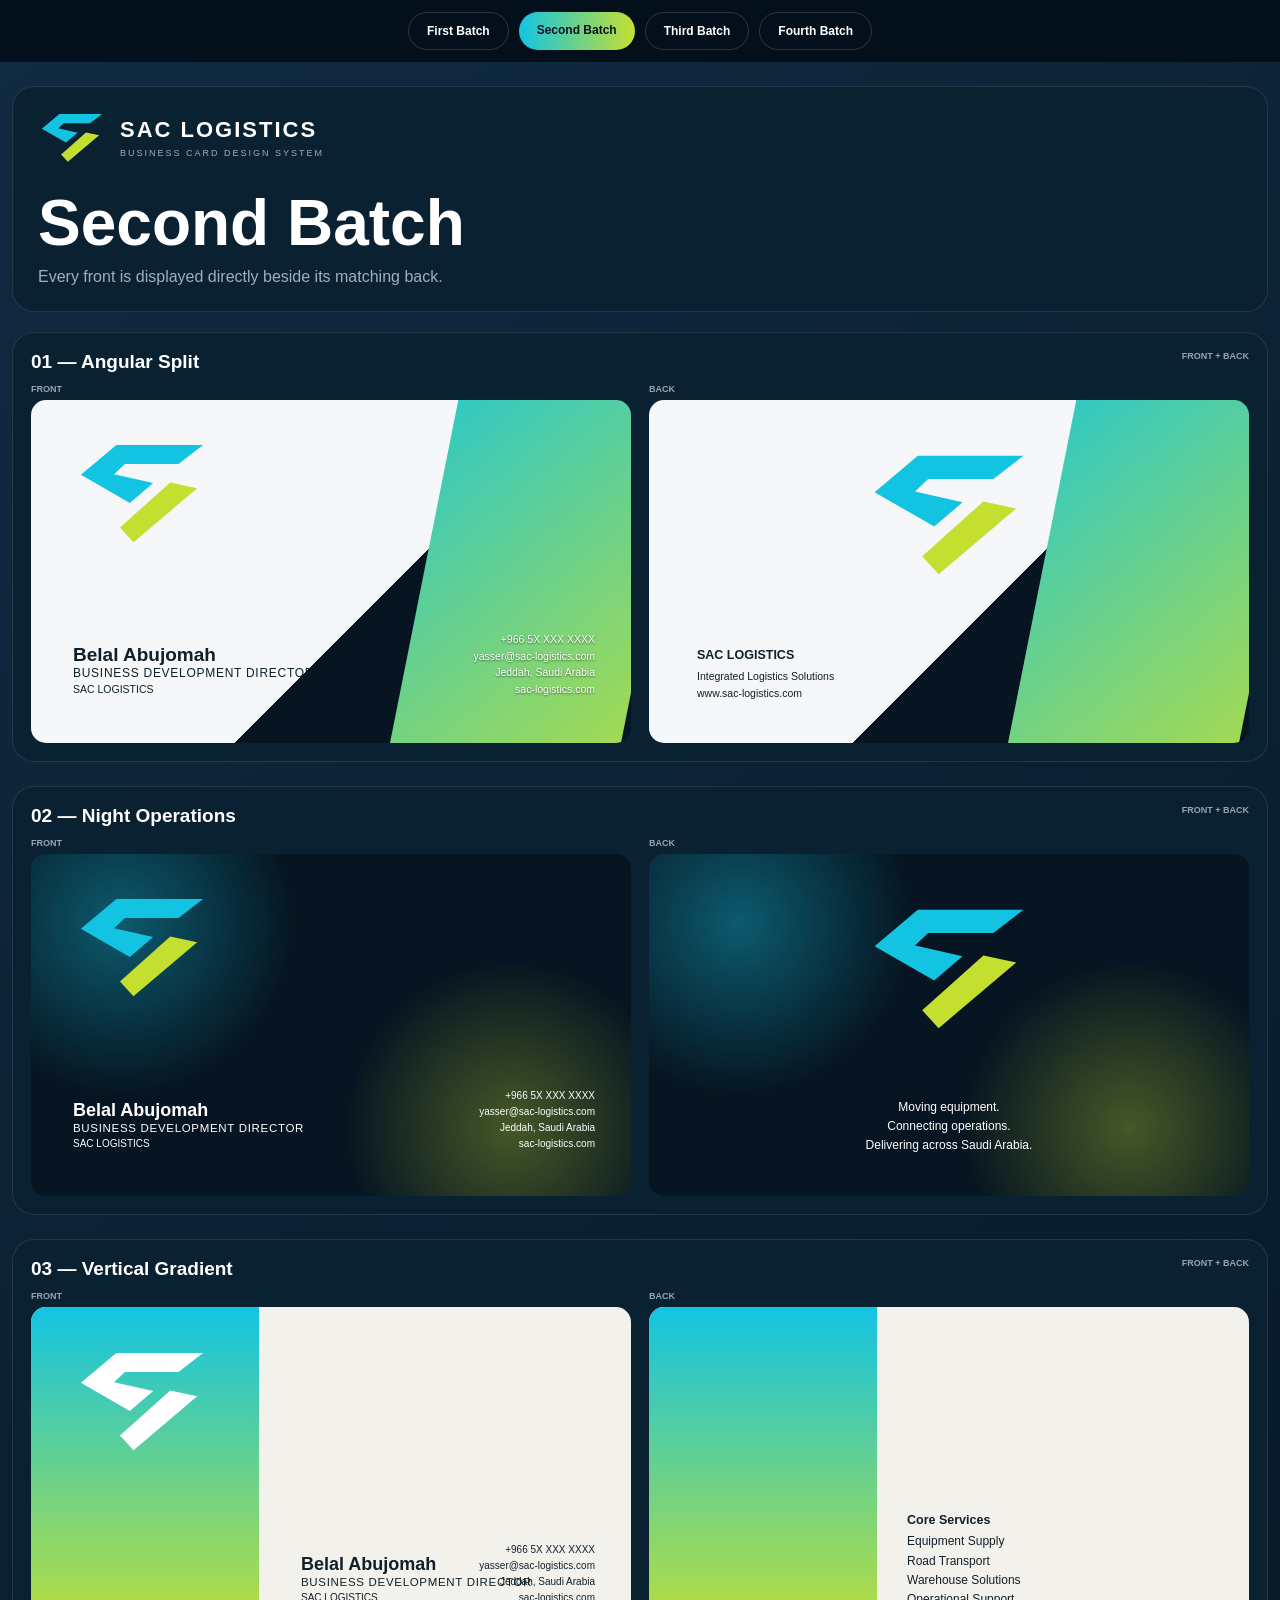
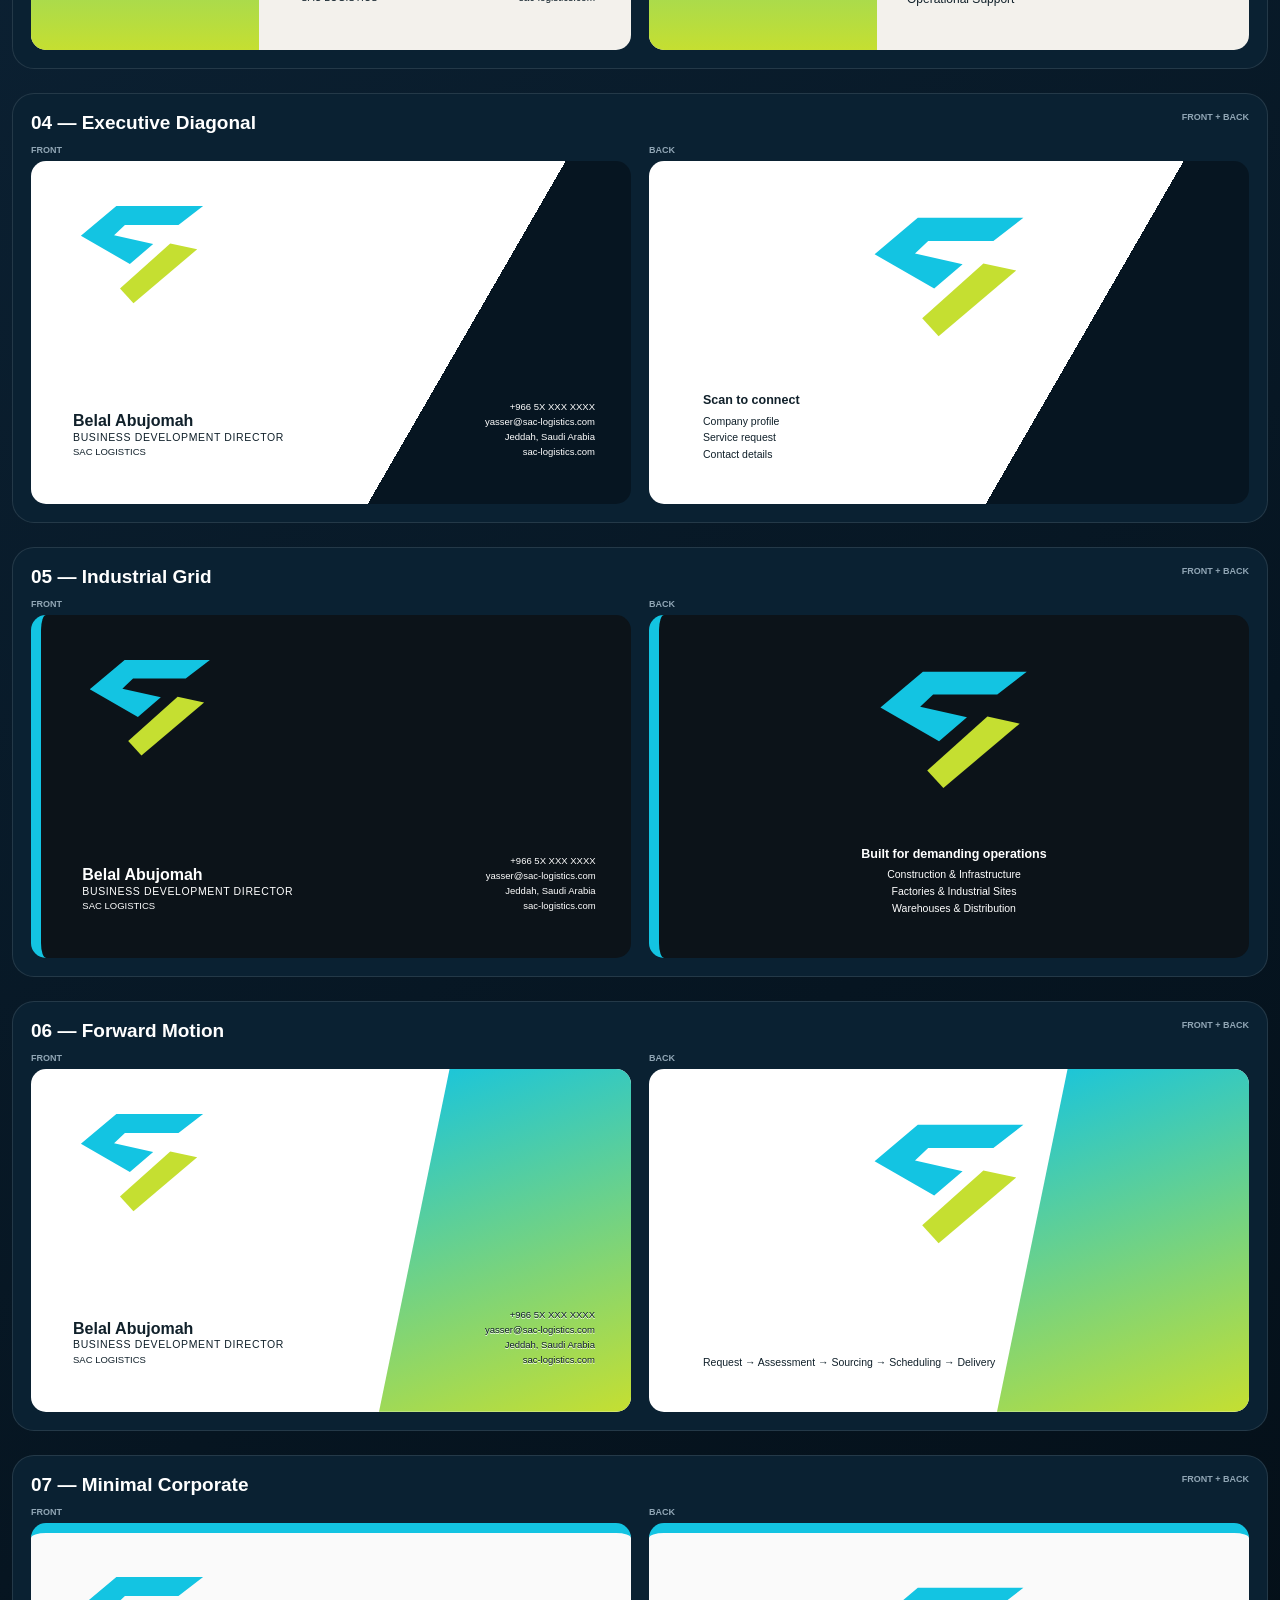
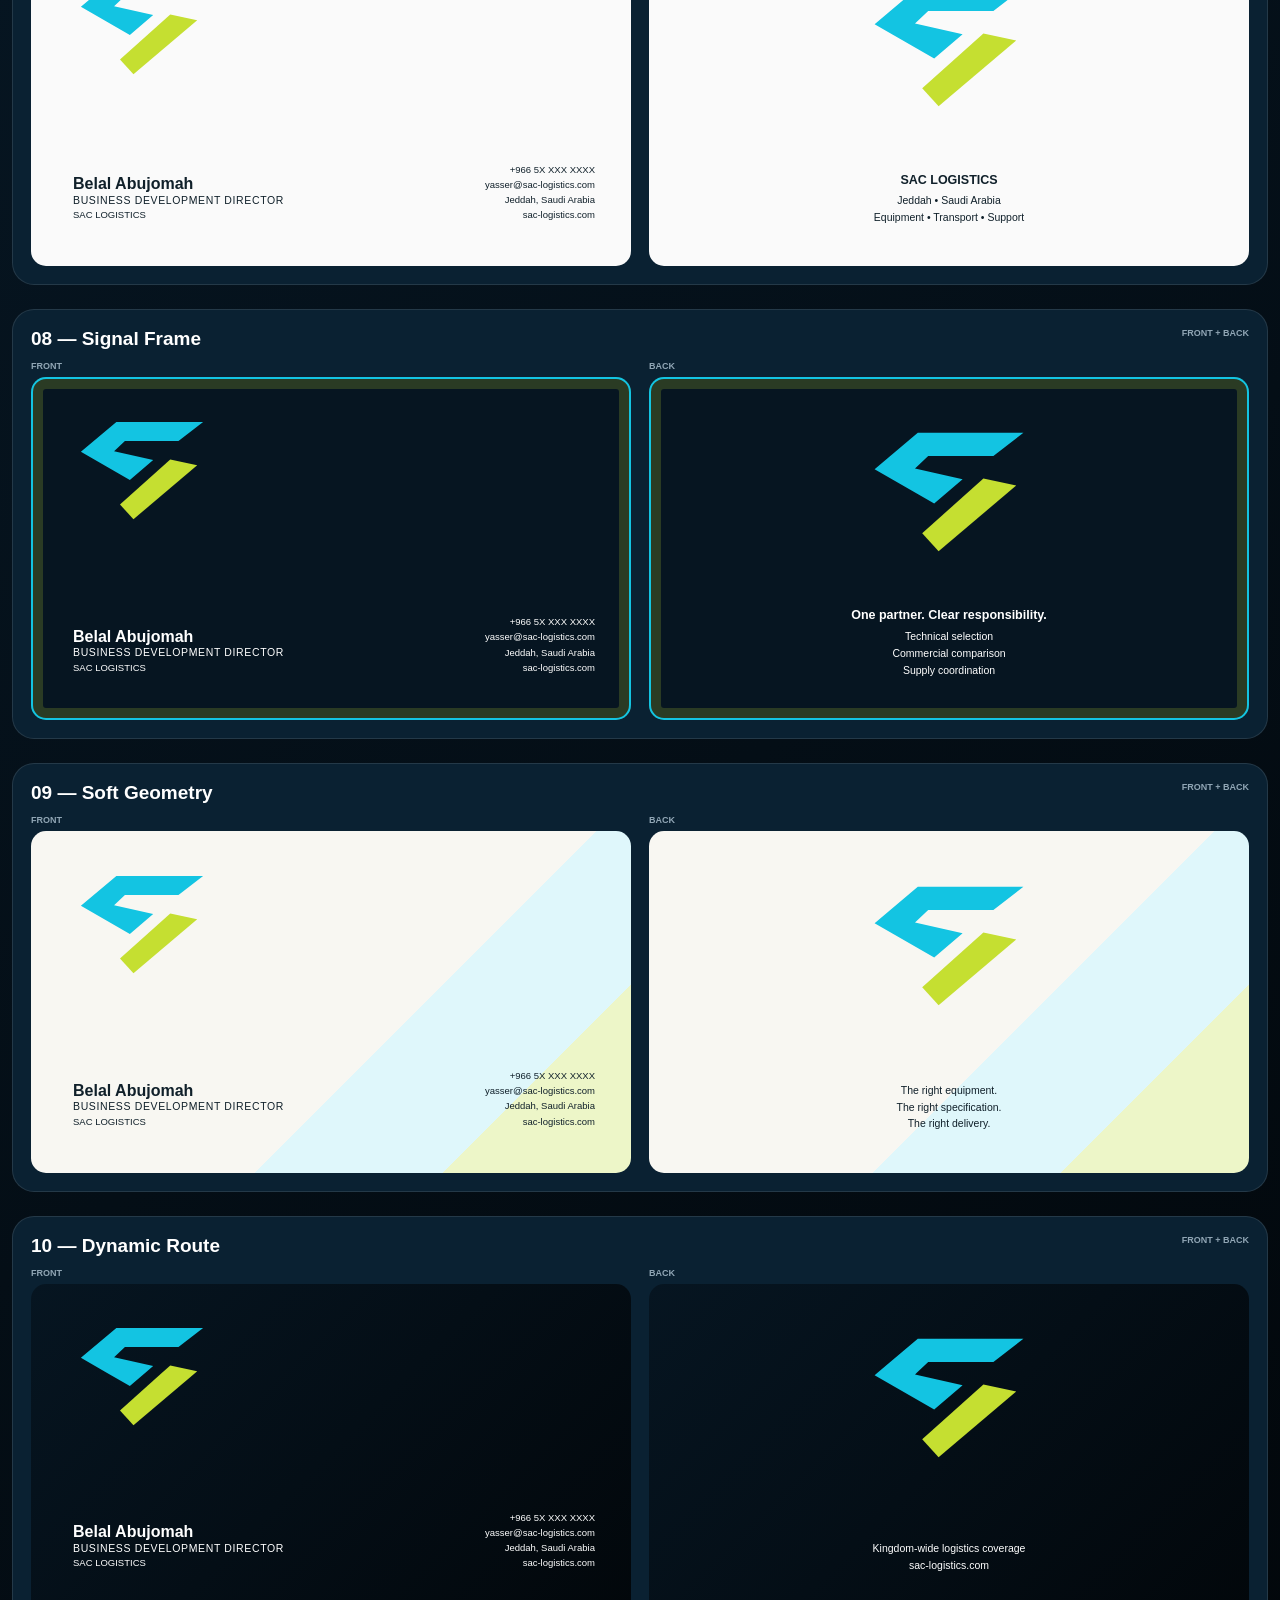
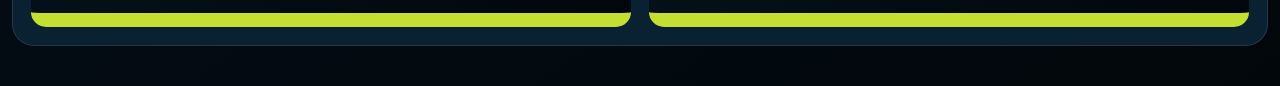
<file: cards.html>
<!doctype html><html lang="en"><head><meta charset="utf-8"><meta name="viewport" content="width=device-width,initial-scale=1"><title>SAC Logistics | Second Batch</title><link rel="stylesheet" href="cards.css?v=12"><link rel="stylesheet" href="cards-large.css?v=12"><link rel="stylesheet" href="cards-review.css?v=12"><link rel="stylesheet" href="cards-final-tweaks.css?v=12"></head><body><nav class="nav"><a href="index.html">First Batch</a><a class="on" href="cards.html">Second Batch</a><a href="third.html">Third Batch</a><a href="fourth.html">Fourth Batch</a></nav><main class="wrap"><section class="hero"><div class="brand"><svg viewBox="0 0 420 320"><path class="x" d="M24 103 132 12h264l-75 58H158l-33 31 119 27-71 61z"/><path class="y" d="m296 126 82 18-194 164-41-45z"/></svg><div><strong>SAC LOGISTICS</strong><small>BUSINESS CARD DESIGN SYSTEM</small></div></div><h1>Second Batch</h1><p>Every front is displayed directly beside its matching back.</p></section><section class="grid" id="grid"></section></main><script src="cards.js?v=12"></script></body></html>
</file>
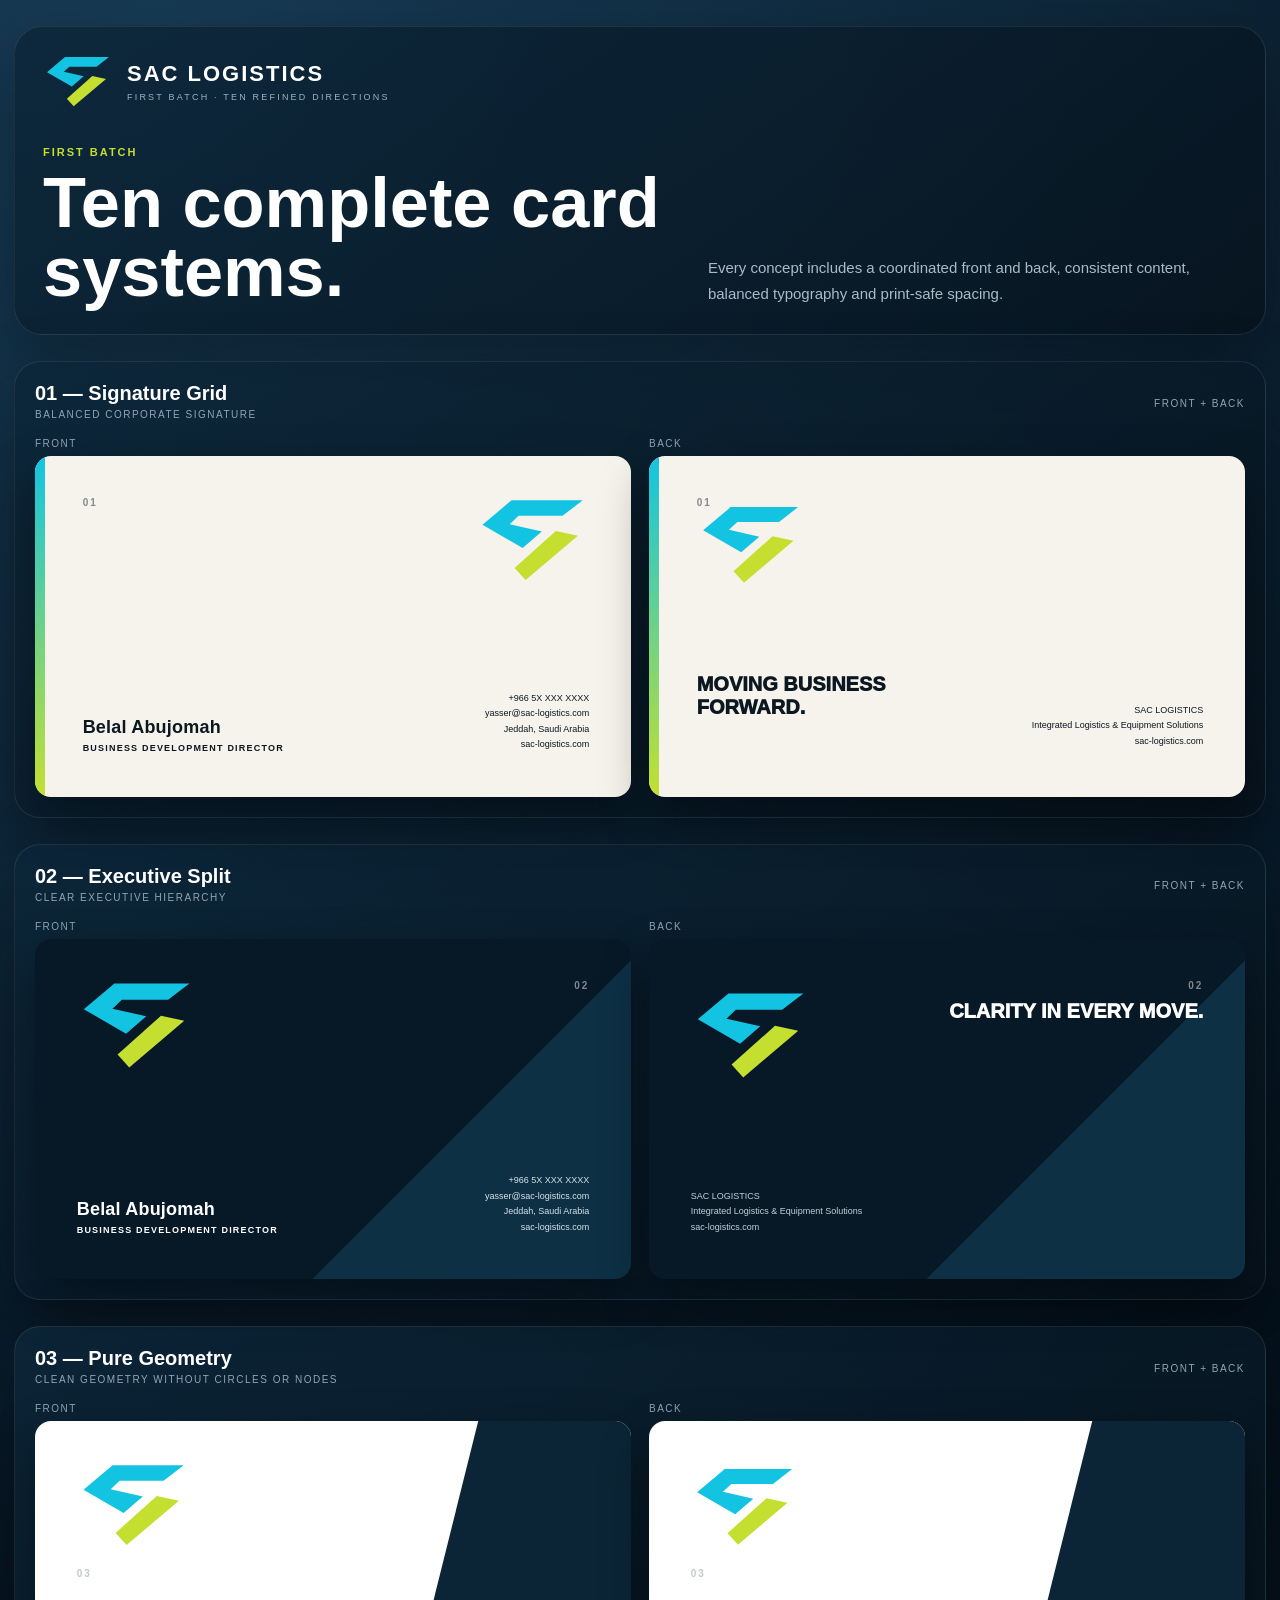
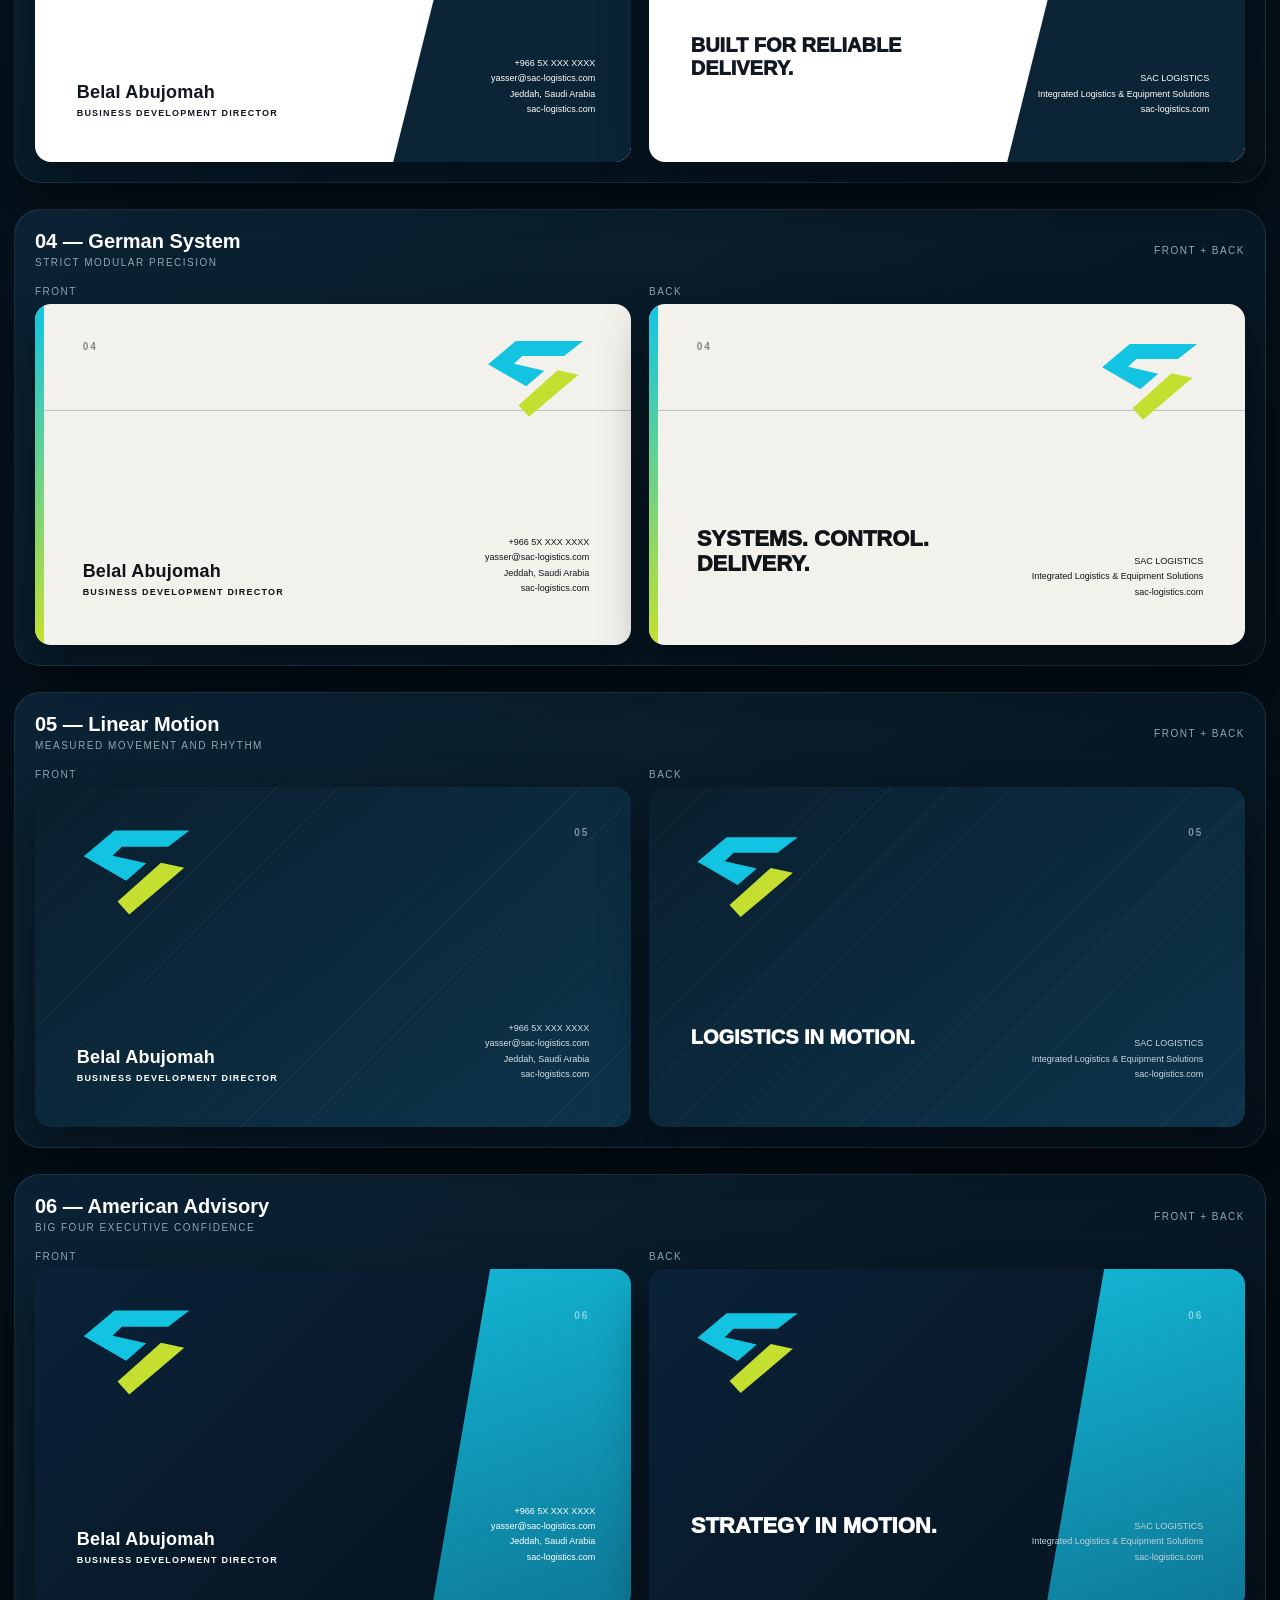
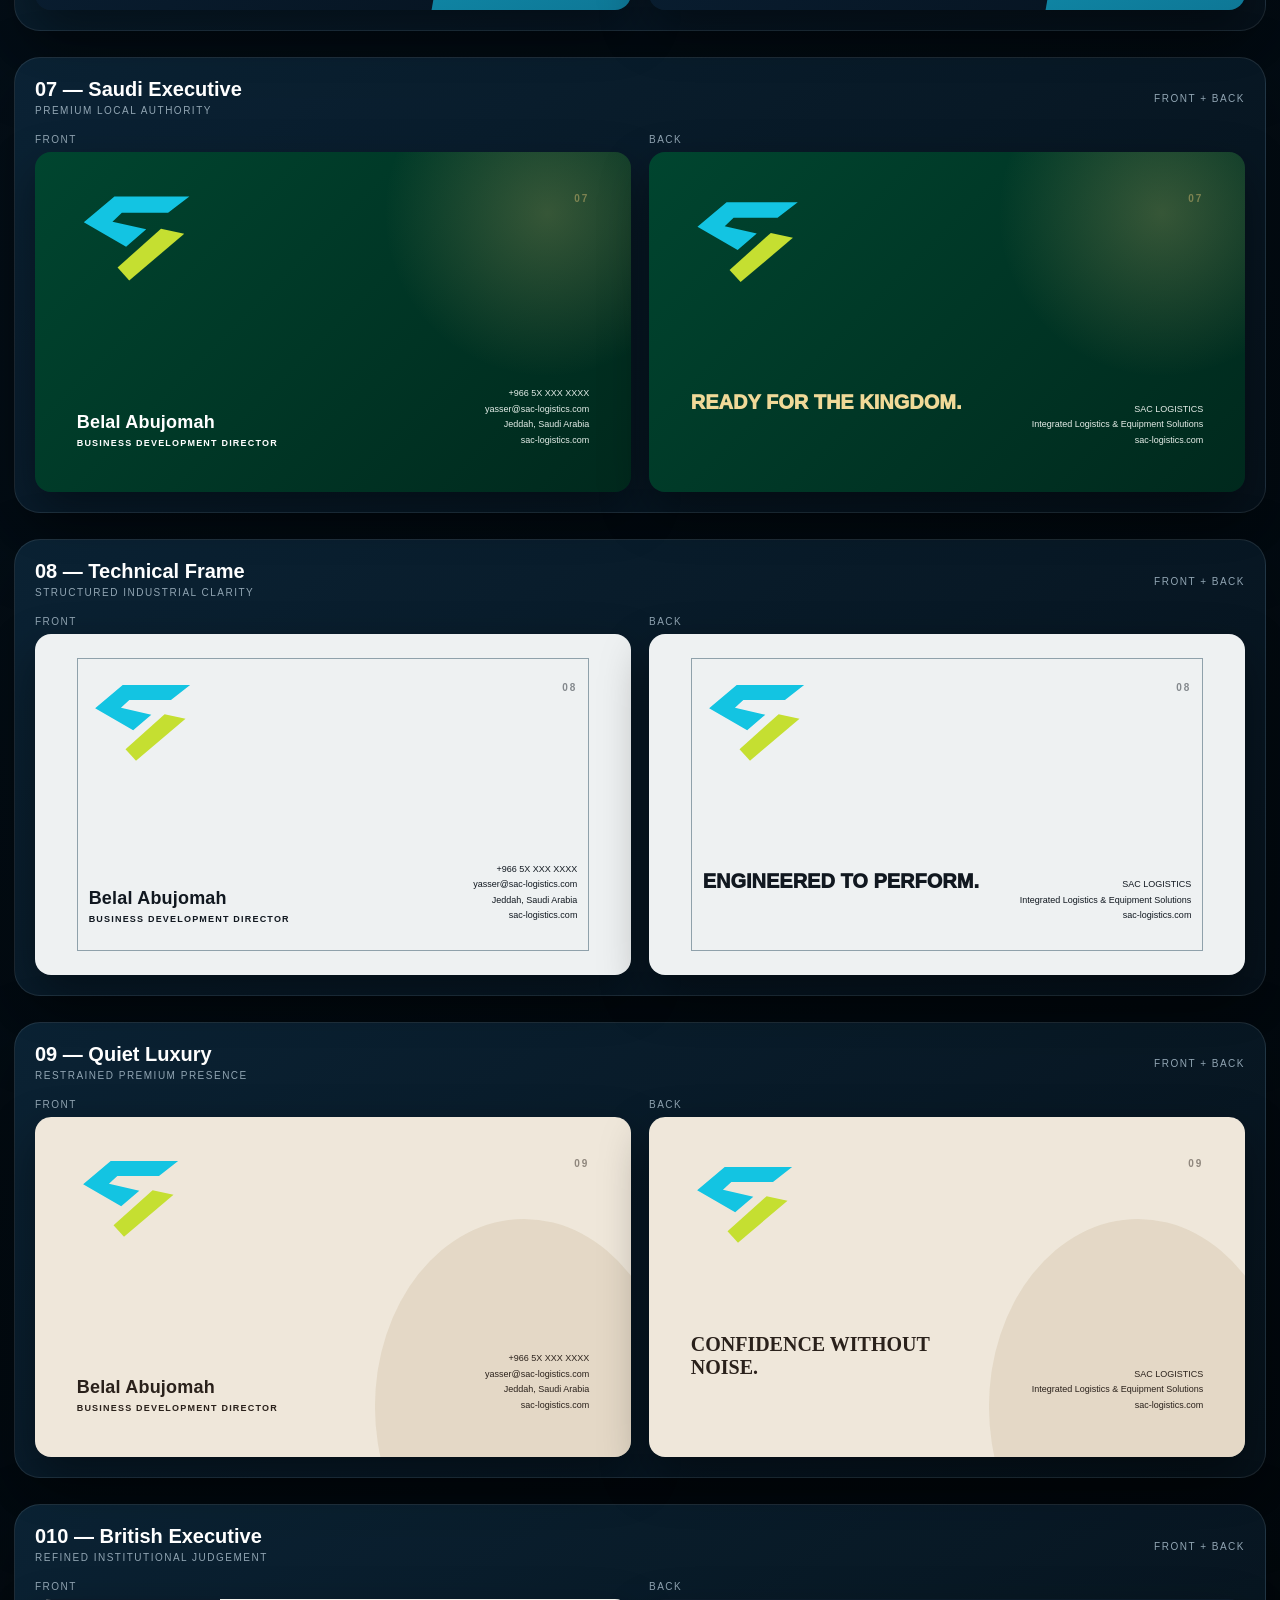
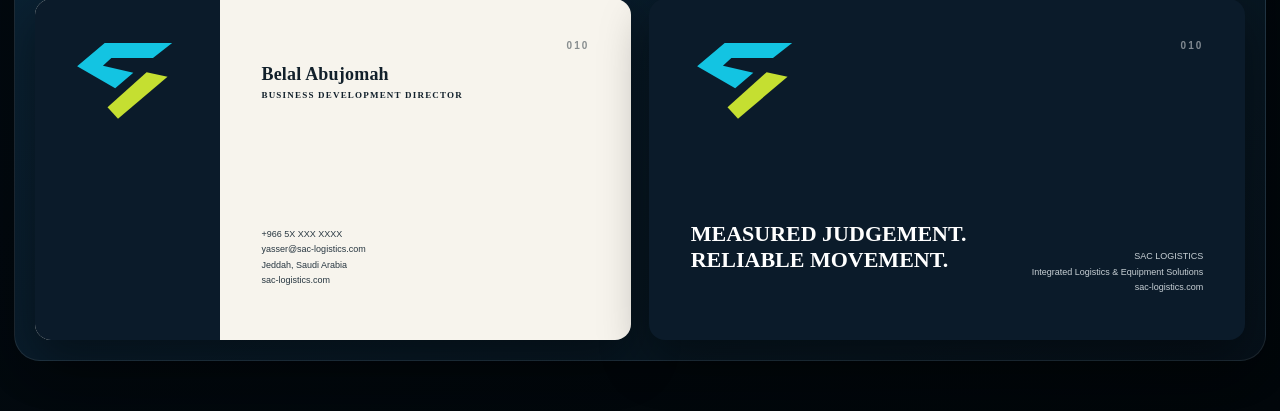
<file: first-clean.html>
<!doctype html><html lang="en"><head><meta charset="utf-8"><meta name="viewport" content="width=device-width,initial-scale=1"><title>SAC Logistics | First Batch</title><link rel="stylesheet" href="first-clean.css?v=1"><link rel="stylesheet" href="first-clean-fixes.css?v=1"></head><body><main class="wrap"><header class="hero"><div class="brand"><svg viewBox="0 0 420 320"><path class="x" d="M24 103 132 12h264l-75 58H158l-33 31 119 27-71 61z"/><path class="y" d="m296 126 82 18-194 164-41-45z"/></svg><div><strong>SAC LOGISTICS</strong><small>FIRST BATCH · TEN REFINED DIRECTIONS</small></div></div><div class="intro"><div><span>First Batch</span><h1>Ten complete card systems.</h1></div><p>Every concept includes a coordinated front and back, consistent content, balanced typography and print-safe spacing.</p></div></header><section id="grid" class="grid"></section></main><script src="first-clean.js?v=1"></script></body></html>
</file>
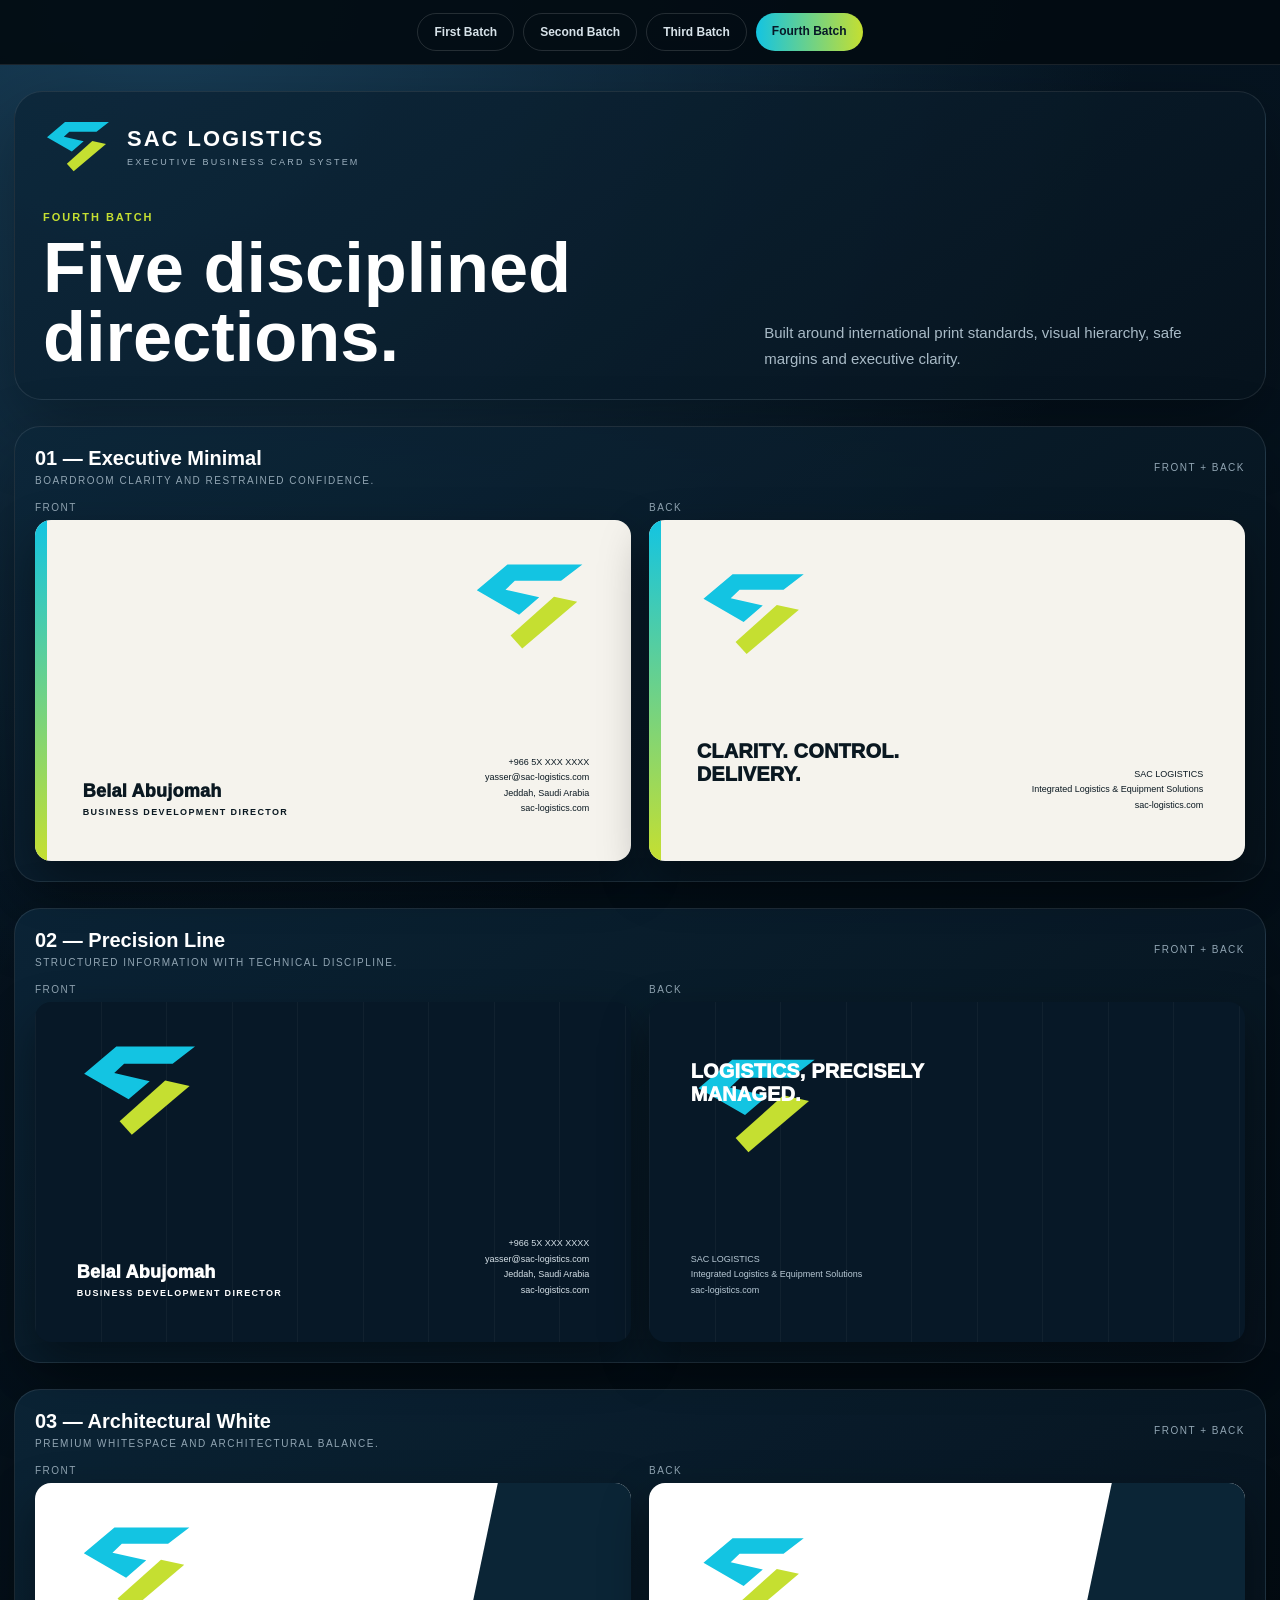
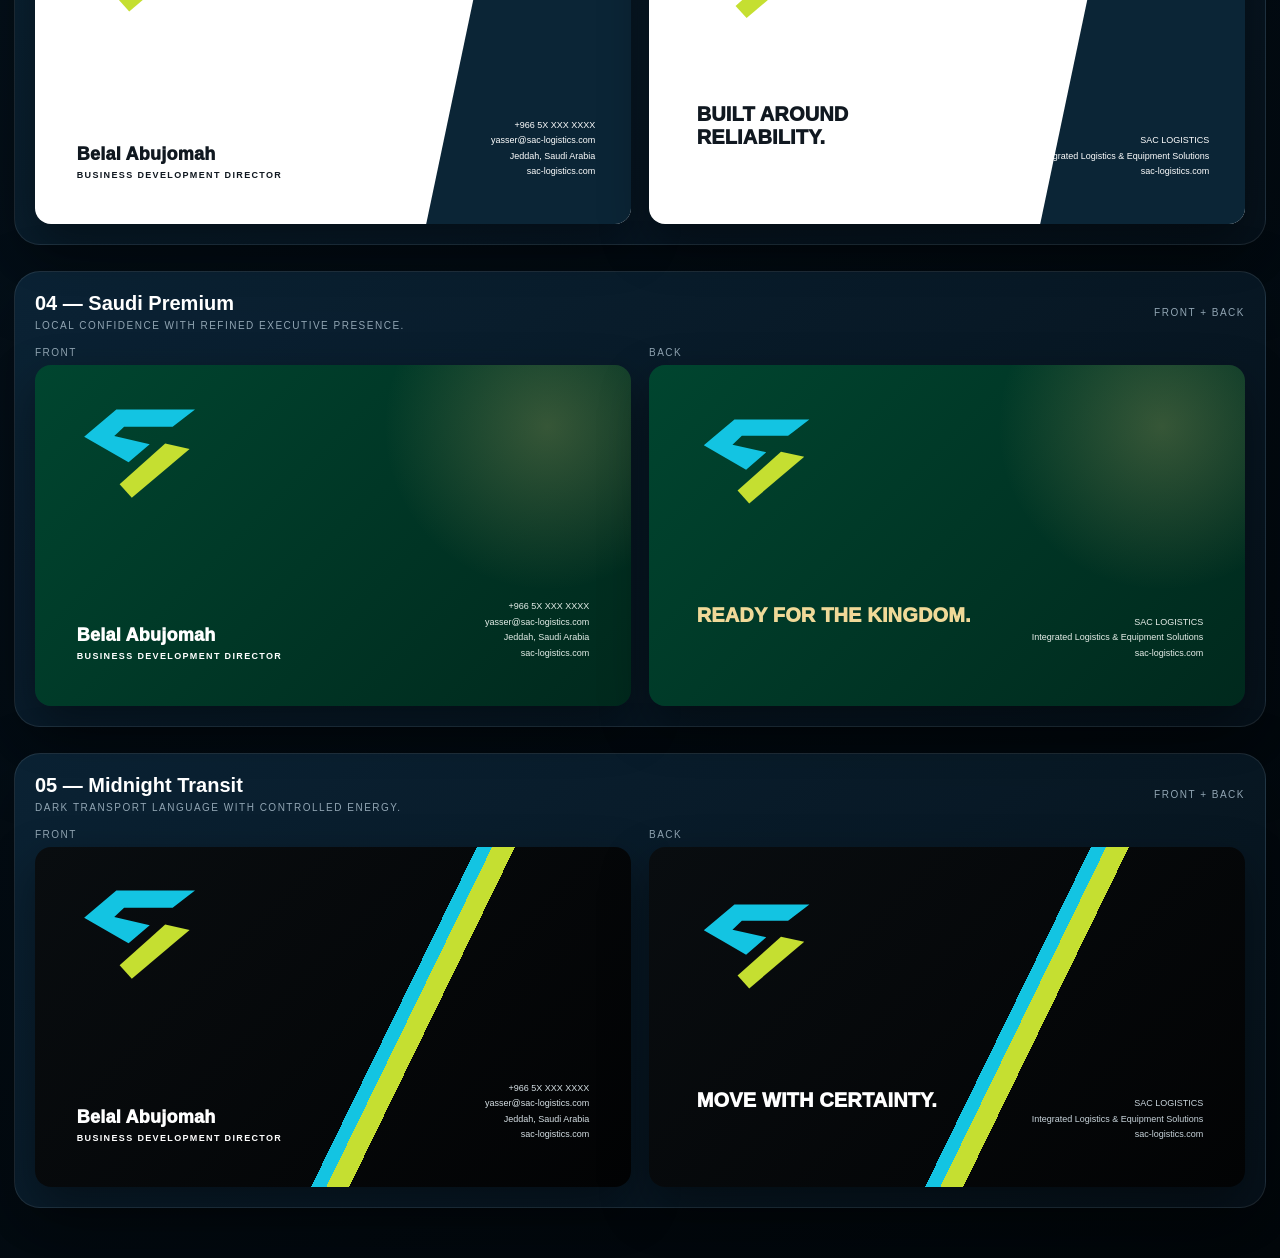
<file: fourth.html>
<!doctype html><html lang="en"><head><meta charset="utf-8"><meta name="viewport" content="width=device-width,initial-scale=1"><title>SAC Logistics | Fourth Batch</title><link rel="stylesheet" href="fourth-stable.css?v=1"></head><body><nav class="nav"><a href="index.html">First Batch</a><a href="cards.html">Second Batch</a><a href="third.html">Third Batch</a><a class="on" href="fourth.html">Fourth Batch</a></nav><main class="wrap"><header class="hero"><div class="brand"><svg viewBox="0 0 420 320"><path class="x" d="M24 103 132 12h264l-75 58H158l-33 31 119 27-71 61z"/><path class="y" d="m296 126 82 18-194 164-41-45z"/></svg><div><strong>SAC LOGISTICS</strong><small>EXECUTIVE BUSINESS CARD SYSTEM</small></div></div><div class="intro"><div><span>Fourth Batch</span><h1>Five disciplined directions.</h1></div><p>Built around international print standards, visual hierarchy, safe margins and executive clarity.</p></div></header><section id="grid" class="grid"></section></main><script src="fourth.js?v=1"></script></body></html>
</file>
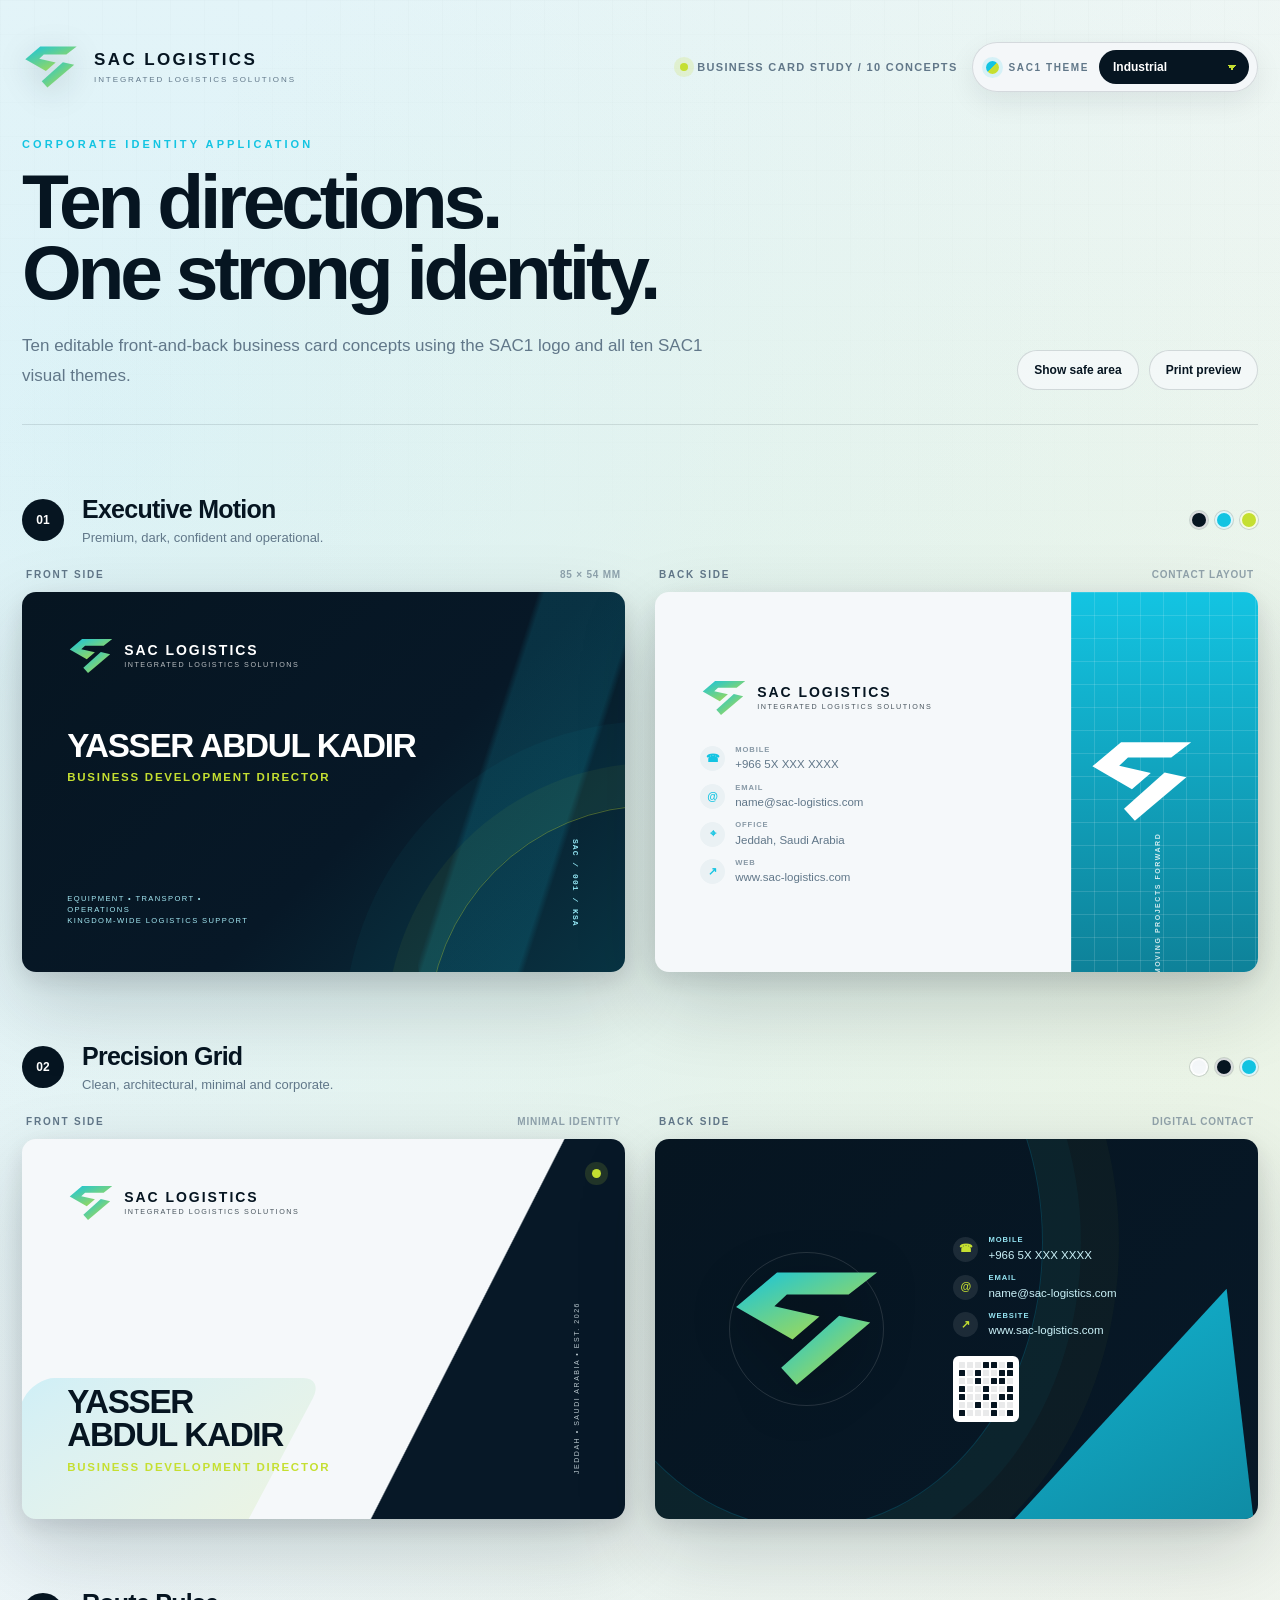
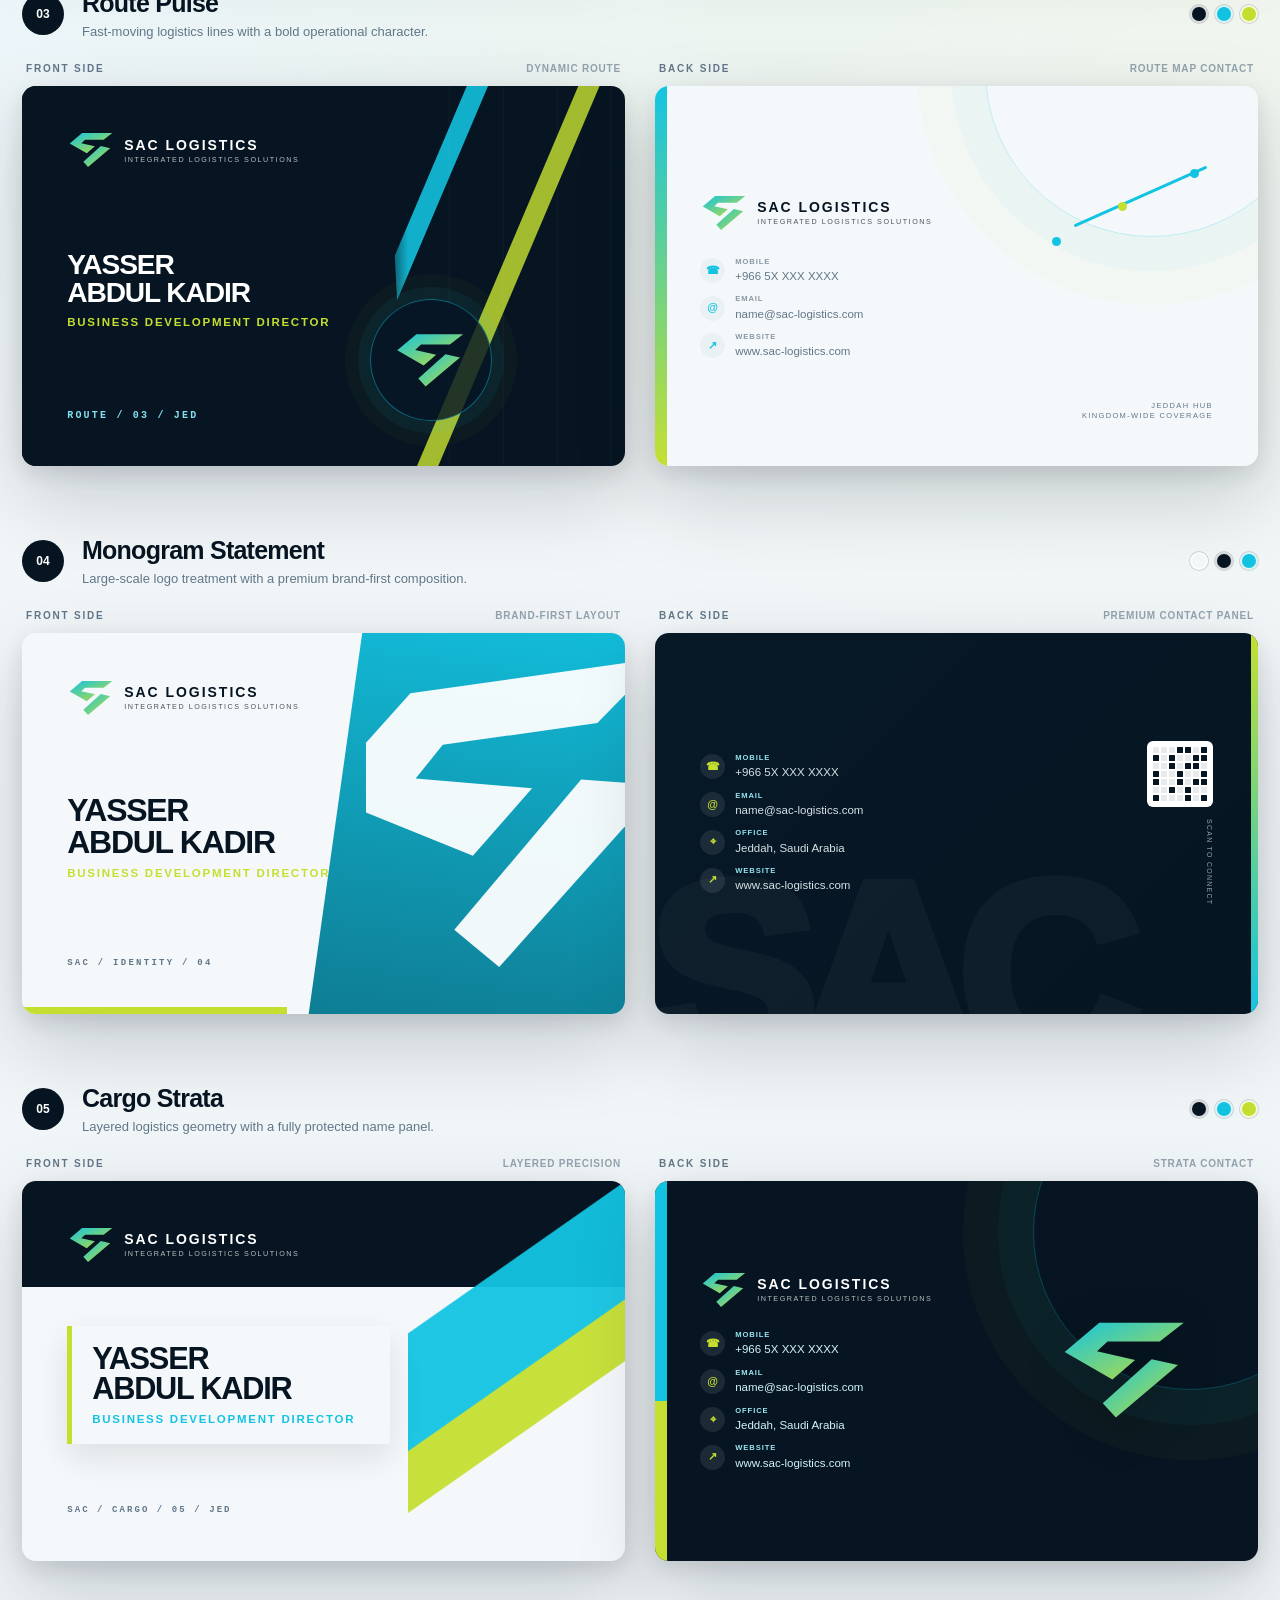
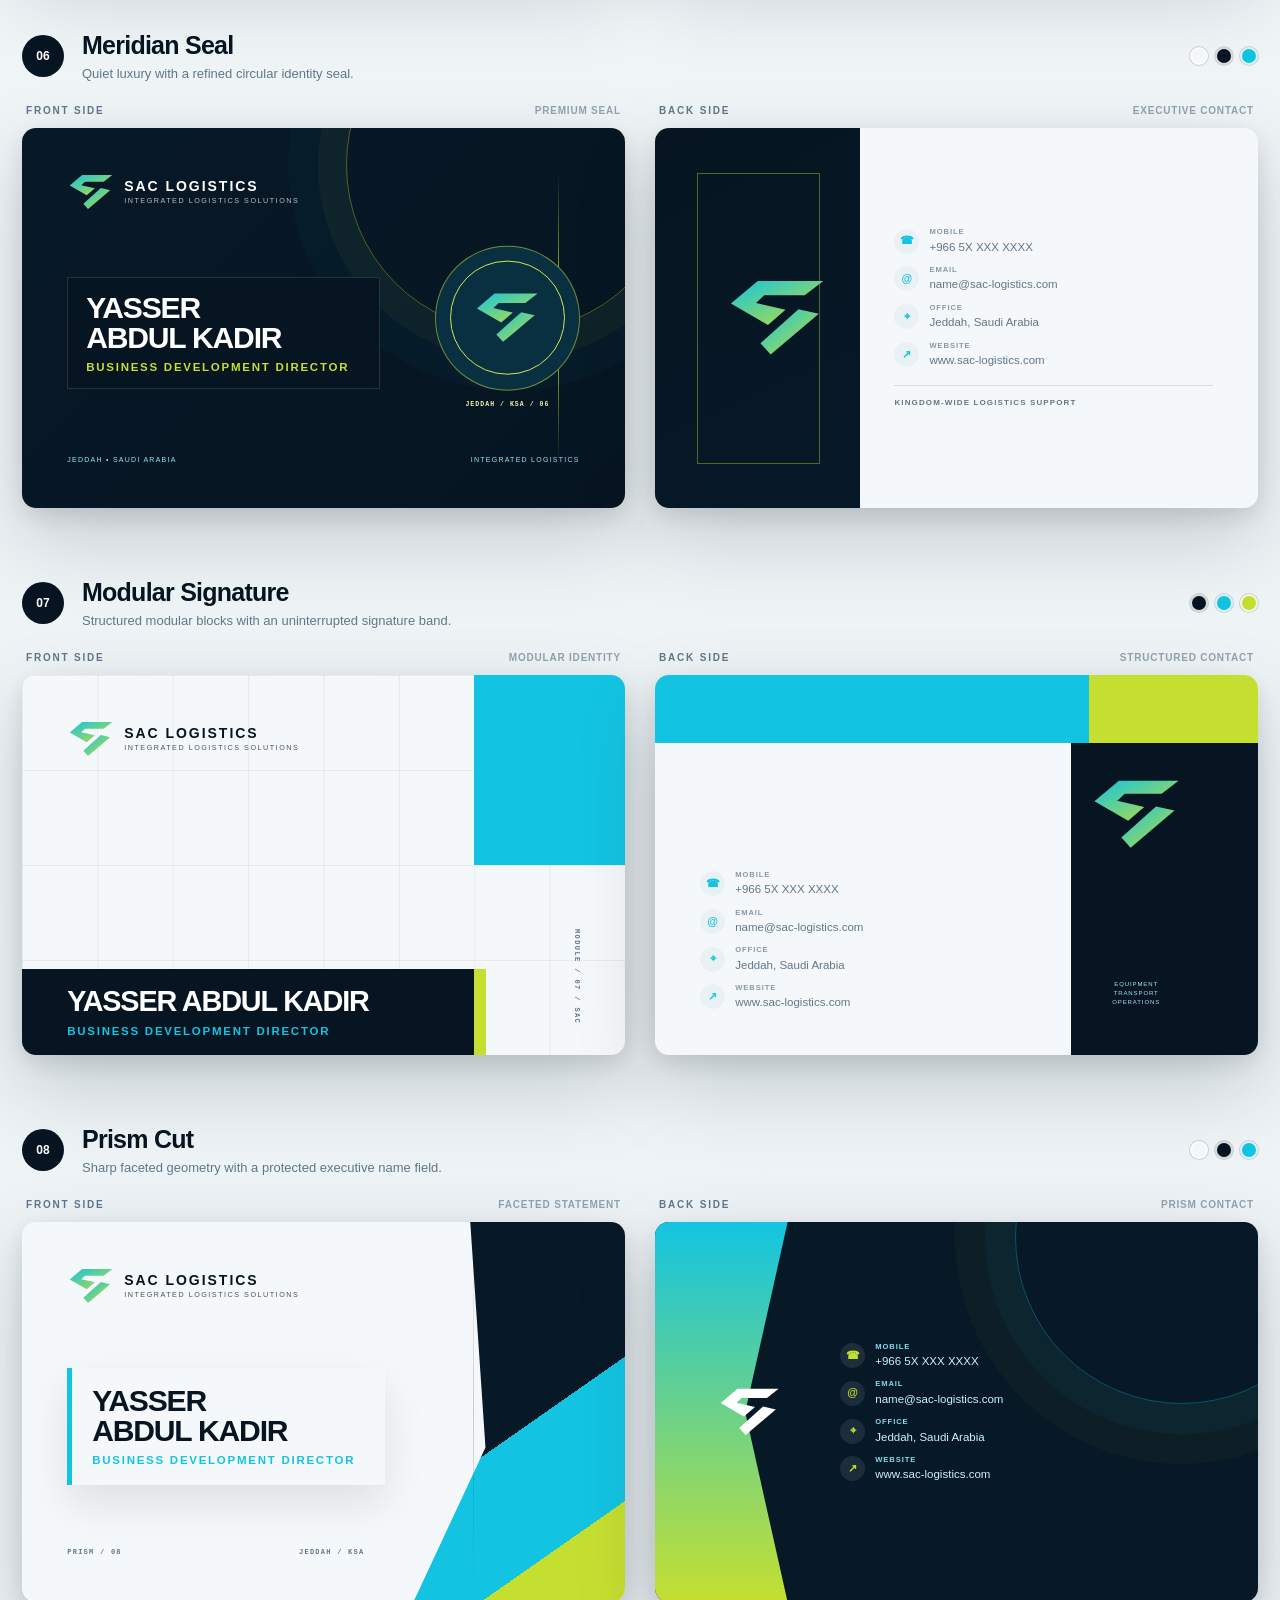
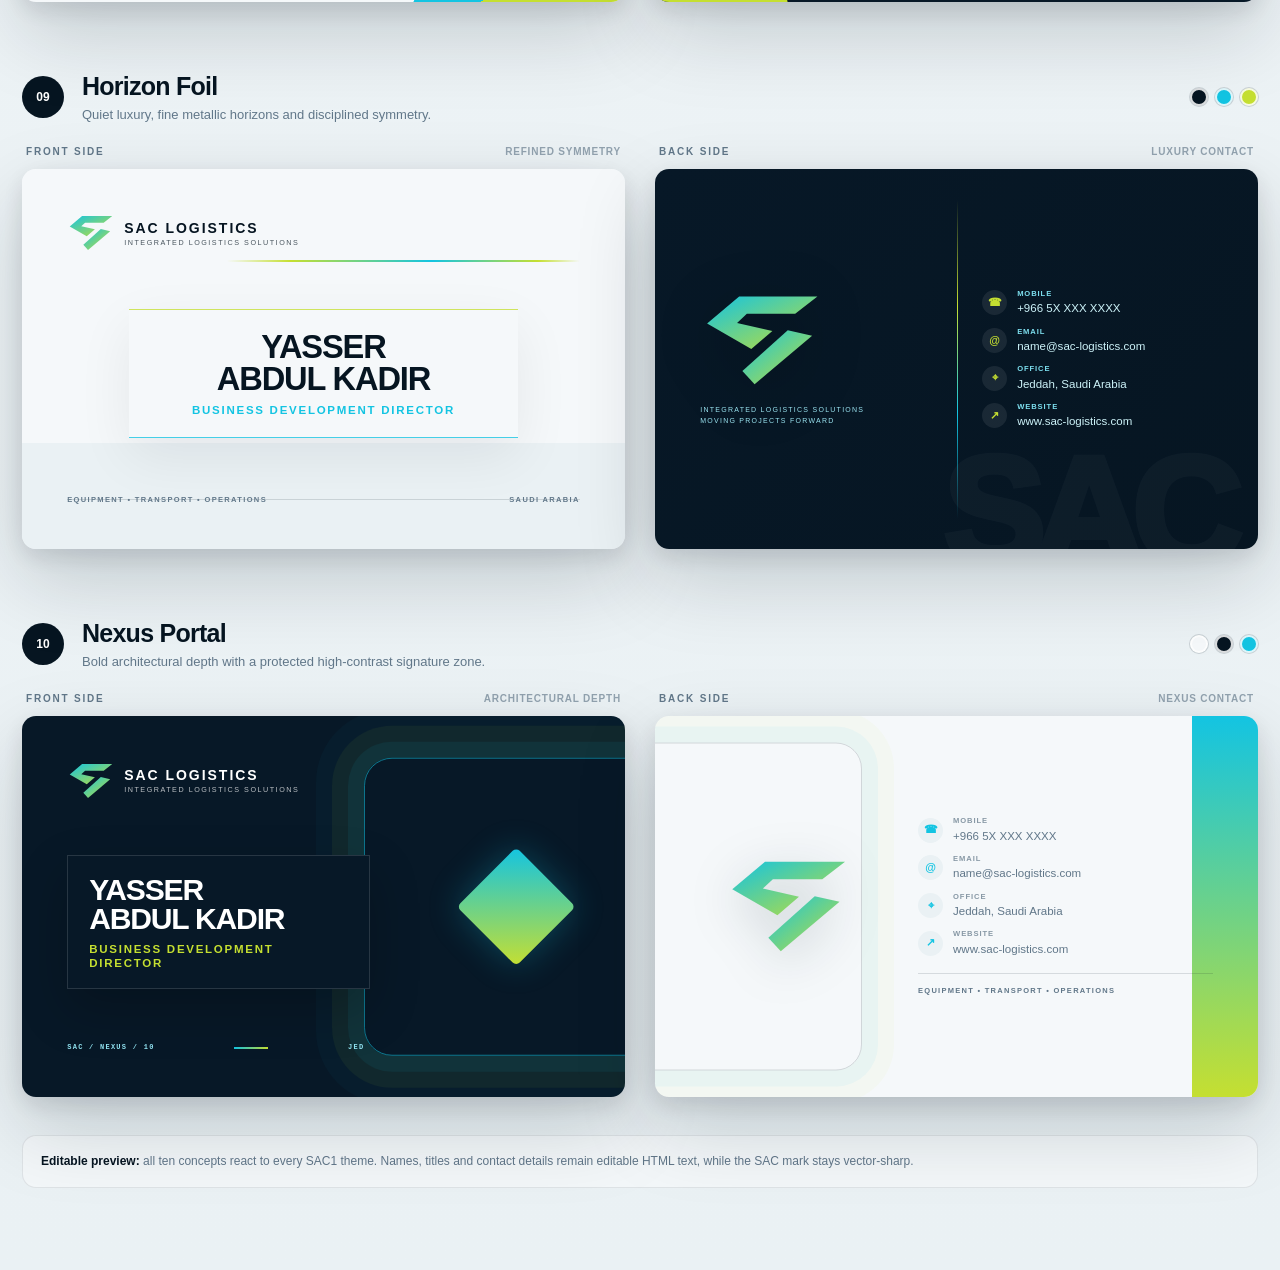
<file: original.html>
<!doctype html><html><head><meta charset="utf-8"><meta name="viewport" content="width=device-width,initial-scale=1"><title>SAC Logistics Business Cards</title></head><body><script>
(async()=>{const b="H4sIAMdtXmoC/+19yZLbSJrmPZ7Cm7LoCFaSFHaApCK6lJIyU1WpVHaGsjvL0uIAYiFRAgkmAMaSUWHWpzmNzWlses7zKvMm9ST9/+5YHAtBgMGQ1CqZTAwSi6//8v2Luz/7Jzuw4tu1Qxbx0j8/eoZ/iG+u5mc9Z9Ujthee9fw4hG9mbA7jhbN0znreyt5EceiZfg9fcUwb/iyd2CTWwgwjJz7rbWJ3aPTSyysTX7vynOt1EMY9YgWr2FnBY9eeHS/ObOfKs5wh/THwVl4MJQ8jy/SdM7FUBm3B0Ar8IOSKeSJooirRZ2Mv9p3zi+cvyPfB3Itiz4rI3//jfxNRIF9vIm/lRBF5YYY2eRGsLGcdR8+esleOnkXxLf6dhEEQ3x0RMhyakyeWaruyOB0OZ5MnomwpjgTfV5OkRvhuw3ddNCQdvkeTJ67qGq4J363JE8d0RVeB7zE8Y0uKrML35eSJJuq6MZ7SKkLT9jbRRFTWN1P8FXvBRByphga/rhde7ECRrjs9uj/6w90suBlG3u/eaj6ZBaHthEO4co9TdhdZYeD7w5mzMK+8IJxES+jE4v5oFti3d0sznHuriTB1YcCGrrn0/NvJaxi7cLDxhpG5ioaRE3ruYGiu174zjG6j2FkOvva91fs3pnVBf34D7w56F848cMjPr3uD5zj/g/zlKZ2UyZUZnkKH+9OltxouHG++iCeiIFwtpjPTej8Pg83KnmCnYYrn+Bcm8NTyQst3iBkT45joxwNa1HDp3Zx6KxKF89mAFTvrE1E8HsQh1Lo2Q3i1z/8gknHcH2wvfCweE1HbXrwJxQtNxatQPAyKY4Z58aIh2M48KSHqJ1+sfp8N/mTmuEHo3CW0Oun1pusgAhIPVhPXu3HsqbcCjoHJWQceTsnQuYLnoskqWDnTYG1aXnw7GUkyN35Db2nOnUm5Jdu6teoTtdgrIq5vCj2D39WejWnHHlgq32ygXWciA6UT/Jguzej9lq48EQShUJQBM3t/NIoWju/fUUExAQI7FRVJgEpBVFinQGXHZEgUKLoP5Mdo3tzEwXRt2jYyjSJB1QIx4E8+CaHjA9NdOVB6HKxnZnhne9HaN28nru/[base64]/TtjFOMmtLjaRgc85NOX5NRH+iOFThmJesqSCbUl1B6WEiEPynNZCDWSUHHGeqa9ee9d4J2w20gIyVMBvQCqVD/CvKWbsnMMwkCnzPbiROudgavovbXov6KCWqr1HWSNhk5m/CU1GicqkwjOPxmDaRGzTsDWiUZi4qj1oyaNbCWyccS/ueKkJ51/xVtIus5toF1J9A4IV81uBHzVQrDW2eVQf3vjDTgP5mjs8zhlBijLFQwxhalXG38UmpvsjxHSu+A+gBPTcBlDHVh/ghGUFVyMlHmAabGEcJvlXoftVP2kAxU90Mp9RJJ1emchK/MREBfZx4qwWgmZiXelKNYLA2YQT1JDp7t25W6DTyGq0yj4PGuWcPlUsoqNdMpfHqEGU2e7VwVUquVtQzag0Vhzu/HjowMzHMSvINRAOMUZCJhHno2VP8GIJAgCsxBeib5SpCHb00b06FgeiGfUKVMQoKBSeUFyLOyk6nJlWYFCJkMJdeaic6SgCxpIdRgd6PnFtnFgbXTeK/jsolo634n5XrFVH/03EjCzFH5EXFyVGd5ZvL9SkiloF2dT0wENVMkUJSUD0aS+X2DUeCqkILYcgT1hkjPEqqXae1IjpBOVHm17Ki5yoTR7rEFauzYuMg8EsqOFMDZX2Lz951UgHKfiqg/FpphDMBgFgQJ6VWTDxAFNDKGR+OJCliPZ8sgiuwtuj3EWKXK+duh/TKKYx+Q7b6y+kQ+Rb4z2LG6x2HjXQ6JcmNIRrlbRgUWZIAczLe3KbXjQqclRS+tlWQKDuk1wyeSrXKrtAo+AbQuVDhjmFpmAzg2LxJ1KgnC6kFq0lqFYkCK8nOslxcxkLaTg6ScXzWJi22yiI6hX3XZmwtUpjAoTxxC8xj3CNl3AOEb55KqjpI/48MtQYOiDsMAbWC/CwztKMhzlAbGmJa4VQaFKR9n3ZUplRphvF1EL6/qxpdo8iznSGDHIVRajayagg1nWeKfihtbJ8coQ3Ub5L1fLsJvLKa+GYUI+zz7bvMaNfUSqkClJoM8J0ZrQH4JD4f1kz6vZ/gftTVVTt1ipLE9WF2F55tw1gUCSUtB3/0px4QiklfZ9+cInXg7BBD6GYoDph9KSk7XivrYU4wZiNKRrIREWsz8yyY2989JzwdSUDGA/gU+4O8sfTBezpuTJbe1ctHg0F7ro/U6IehbG6tJFc6STWEvGtwlDKWjkzXyQndnMG4b2DcmZfHGKnHvCFkm9HCqWNkqWygoIxKCaveV/T70FvZzs1EAikYLYLrIbaEsPakb4pUoiFDbW2ikFtw2Ni0VPl+BOztDf1gHty1tGxriDctTuGK49wbCicFZYrU8qca/BLKFr9EoZJGZ4Q+kiqQR6riP5Giq0znytykAEICge8AFljd5baLkF4jCzlTRYRyEIenKKeXsR/1bEkjRH/yuIr+jBqVpTTBU3qDIrKZ6aOdlUkSdnUFj5v+FAS1PZyFjvk+uZL1YF1yJHNthfYNRmNoKbOtS+OoFoVtnfmotgXWZr/aEQaIYsBVQ9+L4pLOQgCDk1uYlOT5NuoN4QEpqLZG/wdXTedhKmqsrJVUw/BEVZo5c3V7DVDVyV/wEn6i0CapgX4/AB6z+mVLh3UToycpETXbVVzH4jBYzRu4UqtwpZjUvk0oL/tE144HCBb7Hf13RYhLEdxvYTKSGrakoLFFfmhqHA4a527A7+2RlM6ojHqSWSMYBdRB42KdI5V7frKKFwySnMqr/qDmsrr6Sqy9oa++kvo5kBHG90dP/0AEkby6cawNSnLyJkDJTv7wFJhPdO/a+rBWaYTE7hPVaA71GMfZS33eCLjHGpsCK5lKS+fuOIfWQPIouoeKdDwN6bWhZDT74MSK8wagk9zc9nJsRFaOiVJEUkQZH/[base64]/[base64]/Mi2UFUM7iLdyt8IApZGS2DgHYuNCII0Pzld9uyUIpe8I15cxWOpYUVG7SrN98HgJYkuzDgw+BMaiMQT2MYT2TXPhmcpqzou9G2kCh0lCBWnuHDjZ6IQiE+yp70iPqITMcXha6/2hKOfCSJbSoVHVbGjGapc0gPYApY5JKI9Yvrcerk1oxTrwb+fB6hRGkwgDGiDGD/SAChhhzqzAsUS73UkUjcYgi8BoB82/xWliHLP4JNPqu7wRNSo7e5nX2OpxfWYUdepSjw5VmMIA/40kDaFcVlAH01KHySx7BcoEXou6qqTMDS56phrRt25w6Lv4IvF43q/WLYz7JYda6f3EJ9PsZUFGUhMvS/L+byGP1zCGxWCGTH4KYMDIjxs/[base64]/[base64]/5oAtjKHgBb2Qdga0ZXgC139TJJVD3s8DHJTT4mmqO3NBEYrxx/u4tpH5FbZ/6yyqjDmZM7SbWqdFwHd9M3EpId5BdaEFJt0nOZRWb9Si0prM4DKRj65p2aGE6pghJJYaik1MZaQ5mVpjMSl9QC5Q11mowh07SrlGYGYFYhVVHSSi+njbfMNXa94H1XK953eT/3ezHFmc7shDafIV6FvAF9CIy/[base64]/gqF+isosG8jQGpd12li0f0ossyCoqnLRmuhVZ4YjqnOpO1x09EqiB0esKCIyTPa0YVZkzpMs+NaJs9r+9oEYOKOS++WMrVLmrOohzWVdY7MyuL36Fd+5TlKabDCepeEpdDW+9pEfSApA3k8GIlKUwkiZ8kNtj4lt3pKa/WUKPDGY8oVoq3as/[base64]/1K8fxdUMRJZ2pEIL1XUEhT7U+WCSJFcF9aqGarW0SqPkX6kUub4r5iLiGnHKNTDmtrMvLpGrixkbPGa0VbNdHm360IPdklSUtnAyoCOWJ3KVrZ/HJnTwN6iJYSHlhoX0MH+DsYe/Qd0roCd08zfQsenqcCimtdQDIa7gnWEdQyi6QtUCTCqlQTeqdFrcuOJTUffBTVKKmzLeKoTqalPkEsukJua3nZHke758PpqnbYvmyelClEI0T8LNN6g21ag2fePABIIhRC4c05+Q3zaeExN/c7MJbweEbRdCIrhF3jvrmLhmSNwwWBLQ30yXUi2quQ+2SmgpXQz7ccJ/srLT31ezUKxdMqexy5Mr7fDc1fOfuiMMX8N/WgeQIIpsaMQsxifmJpDeHO7j6s16UdOYw2p6LG+Z0OEQqaqNRhc5ja4m6J6U8XwpFbxx2qlYqN1cobJLgpasNK00vEGNy9TvoVZjKfd15axLEg1qyx5AdtzqL6ELk+h+IMLxlnWyKh9NU5LxRMN+J/N0WA/RlBumHHN5NV0YUq1yRmFUOkB0MZMFHaUDIxPtmAtVlFtR4tQ/[base64]/xBJW3TMrGS2Sb5ZXGK2tGU0KNuiWj5r5QQI3rBm6zrSAakV+iToxjThJuTRLP8ILeyQNUG5jS2ypJff+EEi4BQDRap6BRh4/OARj8kTalA3uVNXW+QsmQtjp39a5+E5n6TbQtipDfC4oqDuWYryVL3GjyyBUeb63aUAkA3IR33jeq3UfLC0lMDI4h8+2KUHSBLCi0spTyVLpHNzzIebRu7SGXv5DUvc/K/DarEUHdUn1rUH37IyjXJXmxiSfEDs0lDLBFXBgVVKOOPXcShbvAGEaqbhP0UNS5XJjDaKt0jU4+GK2SXKHoOYvKRpuARJZ0h+mxXDQCflS5tiY1H/gwTc2vZugPoA1E1Y7TvrVmd0ktBlrE9kFk3oXStKtKw266SXMP62UxWrtWpIMFSyowA4tT9giWGB3cK81hkqysGh27RtZj0ZHdw6QaJQm3e+/[base64]/7AAWSJIeIoJ1gEjamaWZDZK6seGPCS1Ttj5vjMsXd2Qso2Ur1bQUhjN32EgO9WSW3tJTnMO4I11YW0BQ3ZM6BAh/LNapbNWOLW/vFsJlVc0rk0izaJQzVbX9Gm3I4nV6HjiuYNa00N5251RW0UgDEYcy/iAOB29gyOmsLGtBrmIIGTPQkEk25GjeDhnbOLwR/W4LjrXe/ndWWUYYm6o6N4fXKlPLDVAtPkqTXLOu1GZ7U7bWp4mZthXpqoEt6H+UEnzDfAaE0p4OXdyrrui1kjc9g3CmZtWkFmcZFlMoQZ9wB4qhCtmA996TkFkDXwGmGeCpyoIJetiTgMlmkcmEhsZqAi7tUDkRcqyWO6/NvK0Rl7Ir4lOOgBWJgXeicFiu66V5wWwBGSsTsJIgGn+B0n8RUJuloA9iG03xt/DkSyraUCiXd9bKSUlEurORfqO4ZrR00ZGWUQlbj1jBpXIRJ444wydgFk8ZdYZJagUmiQGHSD87NJiI/BmGMiSqzwEdhv0LaCQEWmaGFAVELAxQDAqNPlmwTtmRzV7sub0UU3BY2EjzVxSnSLv5e2XJFN7rZG6ramC4mGeUzG+jKQ63ZBNFrTRB5ry3LlO5ZLjjSndNcmgeaJCs4qLMp2z24Jtmh/QYTufla3Ya2NOK78vMko3YQDur4WSHf7IJxaXhEHXO+nzHCODHLnK9hlP3Tavhxov4ltUauFlq/X24N935NTg27S1MR9nD4dD7/aL+Ai7hTWRc3nGtwCuX9zbZBpWdJdLHIavigsEcpo+G24SB4sj08o3vFtBeuuS/a6JLTULPve1m4avsIV3Uv4arUSYi9F0OJ4sO9dkkTuvmYdJbhIe3K8GAU+nAfU14Onywr7dz6ptOpYPxAtIi9aWmzyvkh+kHyQ+St+SG1y3t3n1ukdzHnjv64dGzPPOUOWKGLAe/YgThbrYJ7/kSFHU/x+6pp1TM9mo/xyI+coM+x2xMpPaqldrc1ajLcN+yTgbs+0kNoFHr6yH11FFSNjQJ/PB9/[base64]/bc5EKNP2hG3islzCI3OHHQgwZKH4iXkVeHZRpqG2Wy4zPshQAz2ZooJKnti2XYIbQnJyRqG990fPnian8j57mpwzjGOCZwKboBxAPkXRWY/2Kj2KGDg7uczGCa4T8sz2rtLL1HvRO38G/EjwSOKvg5uzHtu1GpGK0AM72zPZIJ71iicJIxvCq7bjRufPGJj4NsESxLPPeot5j9yIUFyP3LI/N9JZT4Rf9A9UiklegevSQ5LhNv5mxxmf9ZLzhXtPS4+JpcfYkcT42NNiE+ACaxlGGwmAAGj/JvRPnyzm/R6B5r2RFCIKMjCLBHO7kDTFH+oqUY3vRNXwh7JMZJGI4phI+lAXiSb+jrVsK20pjTUoRiMGlGYMxTEUrilDRRwqKn3xKQwx9GVtrs6fzdiZzG+/fX3x7vWLi2dPZ3AH5dn56x/evfr2p+fvXr3Mb5OLt9///O712x/gQfYU/KXlPIWZLM8opxFwcvIbTAn0zosnP1/EG/uWPEWfS34INBZbKJNTFT3WieItPOKxlzWLnQTk4vzQ2xdUufSw0yJ5h1dgsvAZKIreouRSePRZQHcsIVemvykdsv06+/7sKXuq/HQY3OKDP+Gfbc/YTuSEUNFL+nfbU4HlmKve+Vv8s+2ZKHYcqO0C/2x7BnoWmj4w2iv2ZdtzVugtAXj0zl+wL9ueS5dRn79hX7Y9d+UFgIB65/9G/27tgbmxPegB/[base64]/E4+BUojRFVfqf93vmP+AV0oYNyOi8jmZ1kNs6PKhOT9LsoDHhFWX9nBbMpiNVOFw6Bg1cX0nn5HAyYGwnn5sfQWXqb5YDYYJUNcAJcOn90tAPA2HTqTX/L8CboHerwMhlGT4lDSeN1u8rRcKEzmdZGjcndSA5pK0nQDE8kQvD8GyQ4gtdT2Uc/DZX8//8kqkKWy4KofmZiLi4QKlc9sUS3VA0QSu+8duQRHhUfzgBxkxJvUNJzUWyhpatauIPChSoOqXGz4j6eyi1QKTUVkRHk87/AFYBcz2f2xid/hmEJgRVkZIVM6b50rhw/WNNdsF5SMReE9eTPncBRnnILRe2r3zYeK+fv//H/yDvqCAhC9uttylwRys8/g7yzgyWadLhuI8VvEdj2Aeq+cs3saAyqr3H5miCypWwFJko+E4LO1EN3FvqapueWOehFYlgB+gXrqA0TzfZgogNzkvT4nCQdlpOkT4mTeFO9V3cHNcH53//v/6ISPSEWCgvO3wQzz0cKYj+/GmsaUX8hv/xC//+yq0pa8B+rxb4Cw8rPSkWj9o+RaQ0zFgIzcdmq7L//z/9TLf2t63pW3ug/ObZtLgaEwjDyPDRnntmu8P/xn9XC/[base64]/fAAlHRZASd0AVDaO/zC4Zws0iUB1dYcnXCW/hUXP9L/+RGhQeBH4duajPC9ww5cfX358oB8tZPyj4ku5Fb7kTqJJweU3ZgRwn8Hm3FGAwjXbWpPmYXLOO2ItzBD43Qk/O7j58hZEn2cRGqBtoT3lhzjykuNMDgwn5ceHk/Jh4aT8j+Hdy86S6Z3/9Pbnd6/Q0SbDx59evdyKPfM8gb3J4fERlnxYhCXvg7AeGVczwbk01x2Qtfzx/ZOy/PiTLx928uUv/sn/hji9UlV2ikyvcjkJb9S+khxbklnWi82sEs6w8JQHc+58dMyltMJc1bNQUuj1vRnOnWFkAVpiIek4dMyYapJsU3MaTiU0Z2foemEUQ/eXafrpZwe/vub62ToOpLTEYPlZIP8NPNsfKBSsPD5YVA4LFpV/ELCYHC2ThmRfv3z1w7vX7/6CoFH5MJgnyeVIEQ+h4rwNPz7Eo/[base64]/w2gYwuI1cHiO4qKdk+ebty5+/p5loOnxAzz6Ywyvl//YwQX+w0+uLzvsknSr8sT17S5/HN2z0wxo2ekfDhkqPbAU4ZkVlC8Dpjhn5+u9M0nQLex0UIBgt1zsm5yBlwGBhhuvsKKRywCsPdTmZmUGDXvQYpM8OFnyTDEOUJ47tFJLGRw16GY+PAYzDYgDjUwx6JZuwPYLmz08/Smnvx59eX7xBAGAUaI8/0PiDOhCYSGiPCoyHOA/yU2r2pvjH1zvGYfWOIT3cMfkFRH0aIOrDGv3jVjqdP+qoLroyIBhV2XLYke1Flrf2adglul1S7f/Z6fWfkrhS2sEWUm78UdX6+PHV+viwan38Kap1fqvUR9Dt/PFAKQW23DGqYJtvFWyPrPm/Z8HX9qp//KCtC/jDXPZmjMfX/uPDav/xPlYnF1XiXNG4A32639j2fXd4U/QLiviCIkShFYrgTwJKUcTXuA69sAsSseG1RdU9sPDmC7rLe2hGMRc9AIb//LZIel4dkTa75wkfdw9K4QNsQikceBdK4ZPMkM02an8ETJEfJpMSIcuT/eHVLz9f0D2k0+Z557lcoomzHxA5MGHRHjiIwkOQQ37syP7E/[base64]/akiKr+E0Tdd0YnwxE5XJAt7fHom3FdGX6suGYmsVeMURRdGl1Yla04WoOveZYjmFbxbuaoivG7GQwvhywTfGxaEc1dZk+qAumqM/wmwStEek32ZRcibbLnUHR9DlXdHSbFihZ8JxD3zW1sQpvSPLlgG6lj0XLhj12WQsdw3BoMYIsziSXtV/SZJsWKEPhrNWaq7i0YmEGd8e01YJuY6tFaDbdgR+Ldl1txsbLsE3BpMWI0BqJtV+VkuGC4jSXfnPGjuPSmZAEyZQFWrSuqzq0XxQvB8nG/Vi4KTsaKxw0xthg06dJqkirEUxZlsZZu1nhqqs67K4Lg6Imoz3TZRgS9XKQ7PbPWm65ssxeUgyFviSZwkyw2XjDdNHpdV2YTEpDrg5tV9i8iEBFdLxdbawBDYlQeLIjKBaez/XYMmWzRB3CTJQkISncZSMOfYAhKtHJTJcMeE6/HLBjBWi7TcsS2YjPVCt5RYNpYj2QRFFmBZqunhQtAn3Tb3BTkynF64qm42RKOJkoDSl1j2eaymhCMBRGE4Iq6YwEBV1WJTmhbtOlTXBsGG+HzZBkMC7QZF3V4F1Rv7yfJowaAoI5swNrg/JtlH555dOw2oAde5Dfnzvpra9vX9unJ9w5FSf9AfpX8md/24BUYveC8PQEb/6KWiQ7JwNPLeldnvSnR+5mxawoc732b+mpGKf4aP+ONfLqjMkT+v7l3/7Gfo1y4TL99WQ4xOEbDmf0c0U/bfoZ0U+Lfsb0c3lyOQJD/JVpLU5P1wOvf3aO4zCiK1BGgCl+DHFXr/gWbl796l32+9Mt96Ewdk7NCTxoXH51sr45SR62zdiER9nZUmfY8ikbzhE7aoJewVHBAp/H0I/ZJnZOTxJohQVKl/1p/Xg+9/3TkyLiOelnfZqfnScjF53Na15E9ATN9NzT6Ffhso8fpUbk58pgO8TL5GERHxabH4YC7xubnR5FxjU4mYSs0eu615gleYIHKa7odh9+dOYdS2dnZ8K//IqDRVtKW3A5gQvK5SC7ejmN8spuBn+Fym6S6cyPUTrDIn/9K22/H1imfwF1m3M6469jZwk9BRBB5/NkQOnzPidd14up1j3t3x0R0tj99EA1bgAcH3oP7xHi+Em78HitC+935+zkZErvwKARPG7rbG2GkfONH5jxKTDki2C5hmmwL/AtKKifvdkfzDcA688E9j7V66f00ldfPZOlf/5nLO1c1PqsZkKSgQWiqSl2gOT2HV2cxbcAwFR+o/+3v2GZ06Q8oBnoDhT2NQ6vt5q/8JFSf4LBOO2P2EKvZ2f563+QRqLUp0dKpUVgccOzkTqtjgveogzHnr2HT5i4o/ujhM1M2351BdV9D5jPWTkgg6yFuZrD3Dkw2JyocUYxbjiTMCawrwOzFsXPUWng3H4TwsSephOM1MG9XCCUeZVQYEhOckF1srP06RHOM/x854G+nSYnn1T7EjrY/5PBKeUbHwQBvhBs4tP03f40/XYGBMzdZehQFATsSqIH0NDbLueT01ug9fitbmTxnJakMVkpeCLXiIJbfHAUB/O5j+JiEVzTlatpcdVH8NCmq+w+wtIXTCqebSuc4ltvFRWK/5eT7zBLODtt5mRyUjx+5gQHAPB4gl0BZ7NDxJ4u4qV/fvRfcJ1N3AblAAA=";const bytes=Uint8Array.from(atob(b),c=>c.charCodeAt(0));const stream=new Blob([bytes]).stream().pipeThrough(new DecompressionStream('gzip'));const text=await new Response(stream).text();document.open();document.write(text);document.close();})().catch(e=>{document.body.innerHTML='<pre style="font:16px sans-serif;padding:24px">Unable to load preview: '+e+'</pre>';});
</script></body></html>
</file>
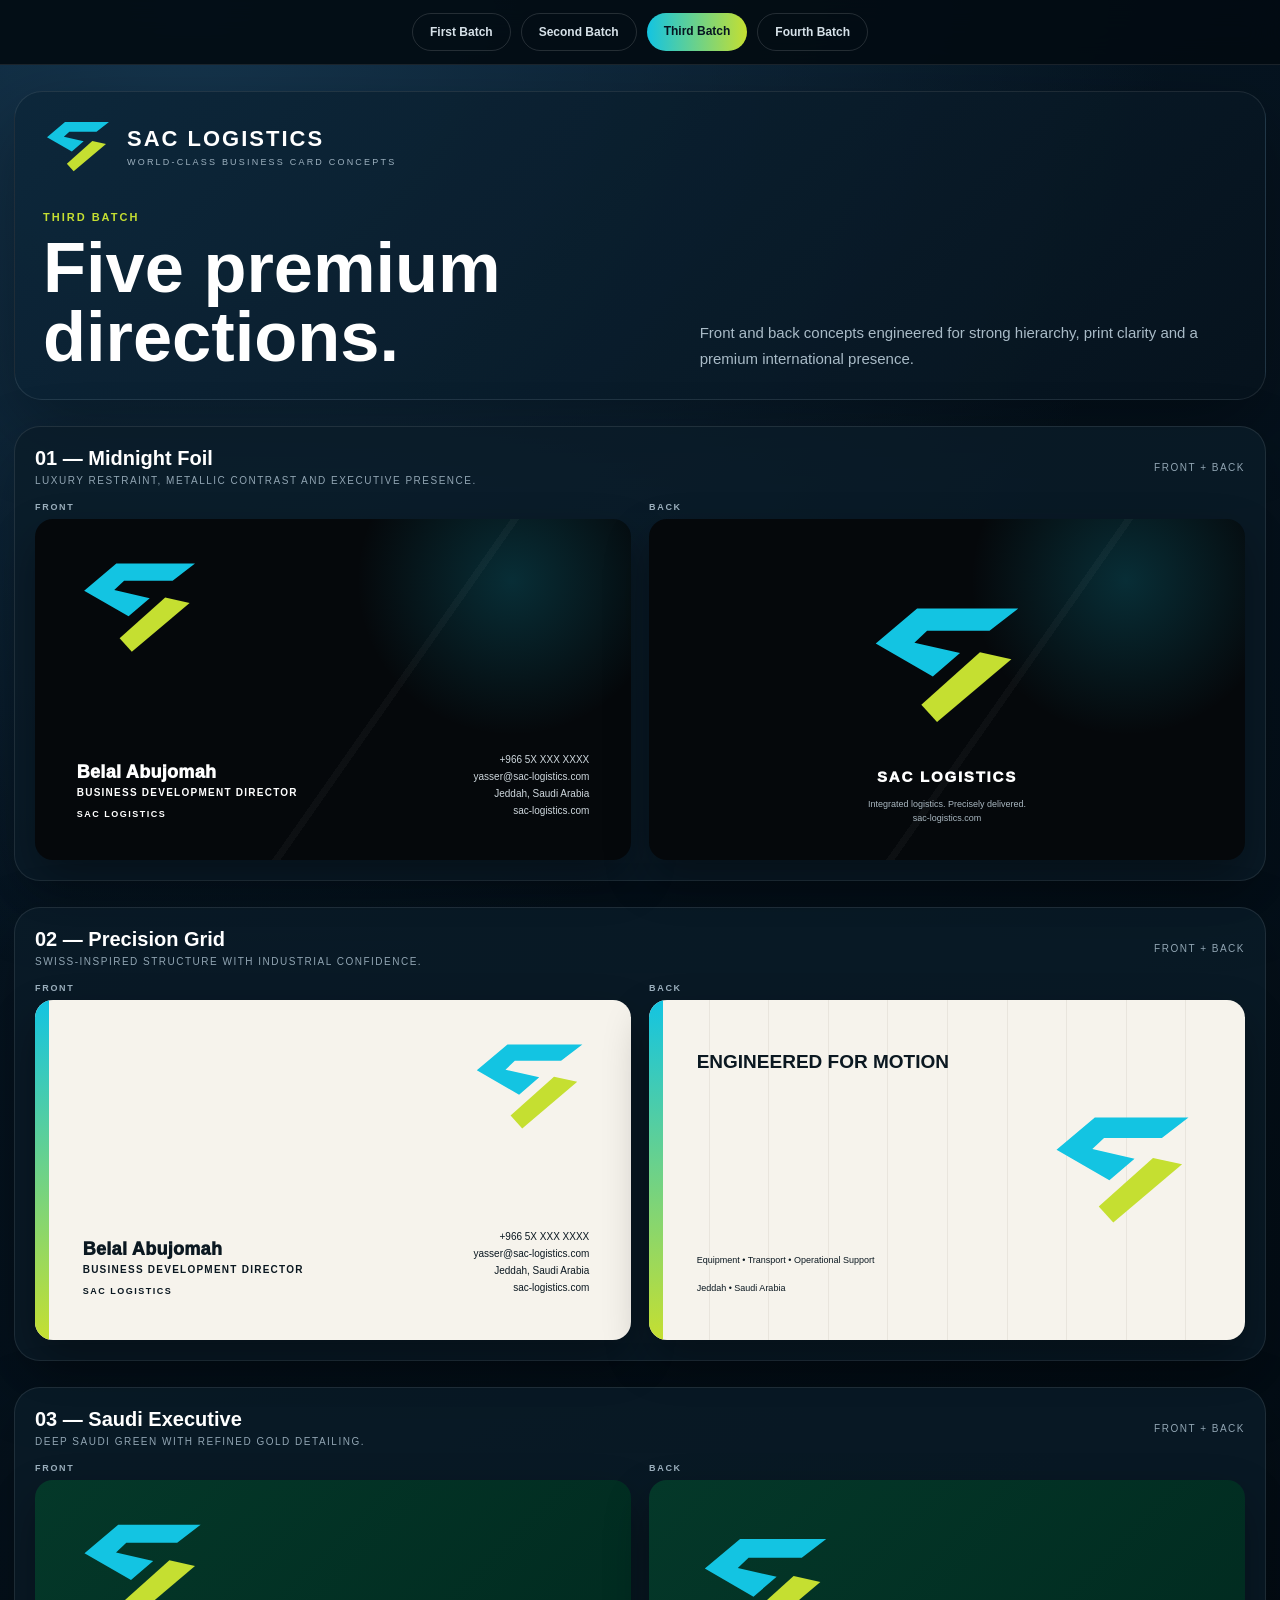
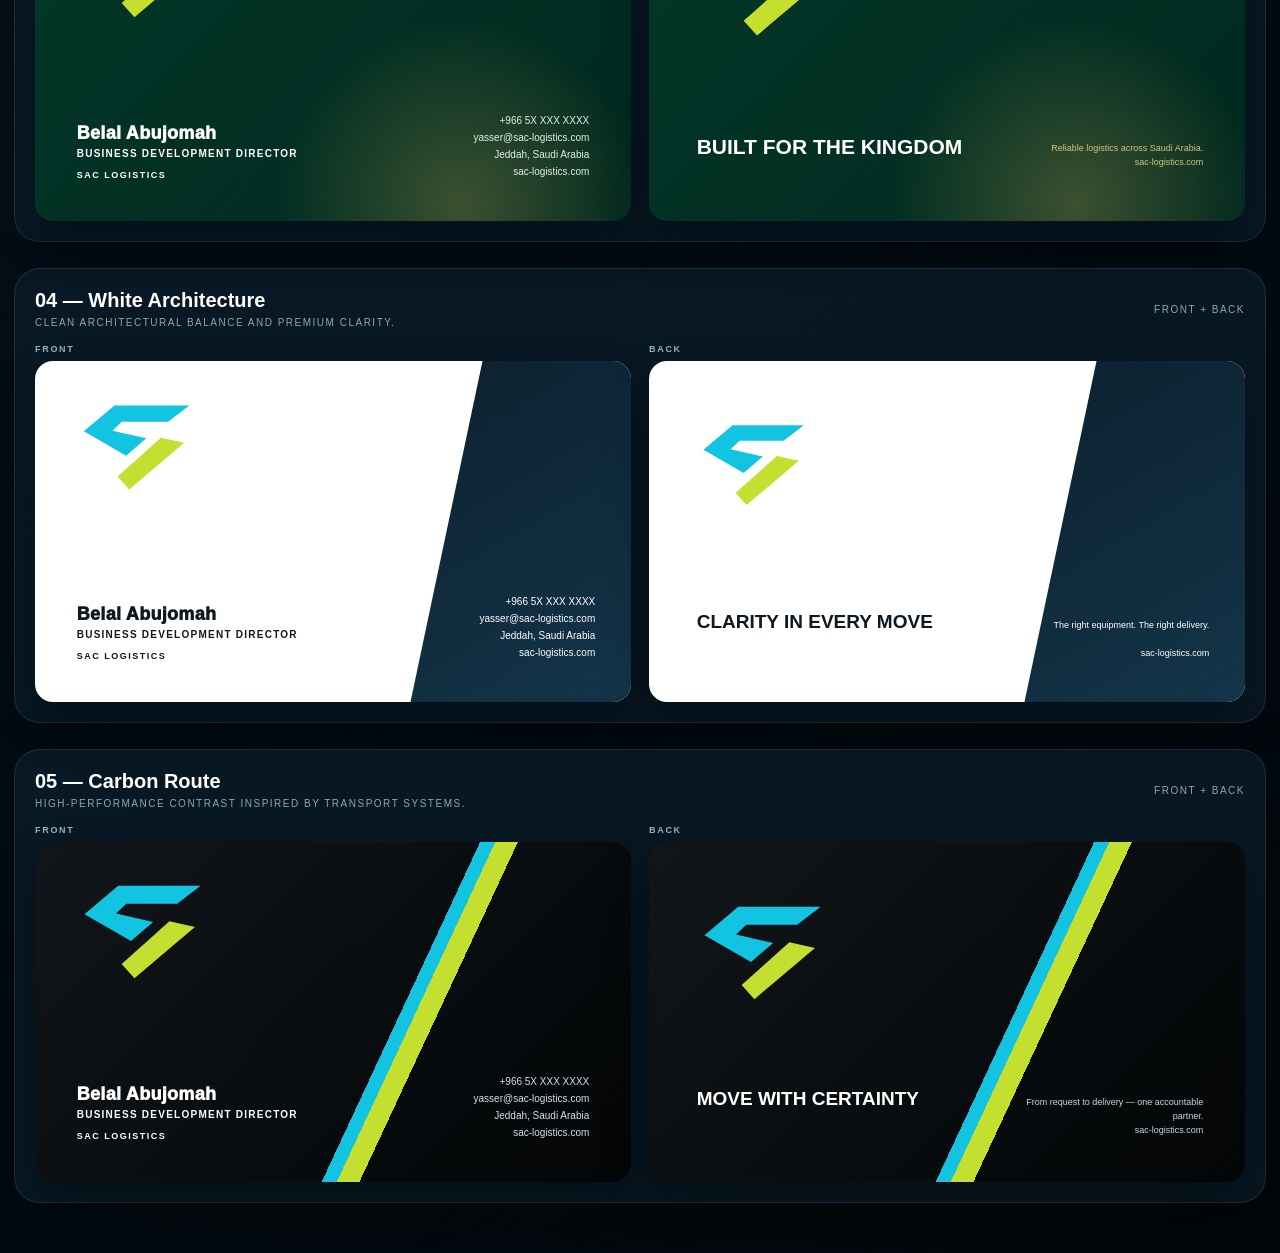
<file: third.html>
<!doctype html><html lang="en"><head><meta charset="utf-8"><meta name="viewport" content="width=device-width,initial-scale=1"><title>SAC Logistics | Third Batch</title><link rel="stylesheet" href="third.css?v=1"></head><body><nav class="nav"><a href="index.html">First Batch</a><a href="cards.html">Second Batch</a><a class="on" href="third.html">Third Batch</a><a href="fourth.html">Fourth Batch</a></nav><main class="wrap"><header class="hero"><div class="brand"><svg viewBox="0 0 420 320"><path class="x" d="M24 103 132 12h264l-75 58H158l-33 31 119 27-71 61z"/><path class="y" d="m296 126 82 18-194 164-41-45z"/></svg><div><strong>SAC LOGISTICS</strong><small>WORLD-CLASS BUSINESS CARD CONCEPTS</small></div></div><div class="intro"><div><span>Third Batch</span><h1>Five premium directions.</h1></div><p>Front and back concepts engineered for strong hierarchy, print clarity and a premium international presence.</p></div></header><section id="grid" class="grid"></section></main><script src="third.js?v=1"></script></body></html>
</file>
<file: cards.css>
:root{--a:#13c4e2;--b:#c5df31;--n:#061521}*{box-sizing:border-box}body{margin:0;background:linear-gradient(145deg,#102b42,var(--n) 55%,#02070b);color:#fff;font-family:Arial,sans-serif}.nav{display:flex;justify-content:center;gap:10px;padding:12px;background:#03101b;position:sticky;top:0;z-index:9}.nav a{padding:11px 18px;border:1px solid #ffffff28;border-radius:30px;color:#fff;text-decoration:none;font-size:12px;font-weight:800}.nav .on{background:linear-gradient(90deg,var(--a),var(--b));color:#061521;border:0}.wrap{width:min(1480px,calc(100% - 24px));margin:auto;padding:24px 0 40px}.hero,.item{background:#0a2132;border:1px solid #ffffff1b;border-radius:22px}.hero{padding:25px}.brand{display:flex;gap:14px;align-items:center}.brand svg{width:68px}.x{fill:var(--a)}.y{fill:var(--b)}.brand strong{font-size:22px;letter-spacing:2px}.brand small{display:block;color:#9aafbd;font-size:9px;letter-spacing:2px;margin-top:5px}.hero h1{font-size:clamp(38px,5vw,66px);margin:22px 0 8px}.hero p{color:#9db0bd;margin:0}.grid{display:grid;grid-template-columns:repeat(2,minmax(0,1fr));gap:18px;margin-top:20px}.item{padding:15px}.head{display:flex;justify-content:space-between;margin-bottom:11px}.head h3{margin:0;font-size:17px}.head span,.lab{font-size:9px;color:#91a6b5;text-transform:uppercase;font-weight:800}.pair{display:grid;grid-template-columns:1fr 1fr;gap:12px}.lab{margin-bottom:6px}.card{position:relative;overflow:hidden;aspect-ratio:1.75/1;border-radius:15px;background:#fff;color:#10202a}.logo{position:absolute;left:7%;top:12%;width:23%;z-index:2}.logo svg{width:100%}.info,.contact,.txt{position:absolute;z-index:3}.info{left:7%;bottom:13%}.contact{right:6%;bottom:13%;text-align:right}.name{font-size:12px;font-weight:900}.role{font-size:8px;text-transform:uppercase}.sm{font-size:7.5px;line-height:1.55}.txt{left:9%;right:9%;bottom:12%;font-size:8.5px;line-height:1.5;text-align:center}.txt b{display:block;font-size:10px;margin-bottom:4px}.dark{background:var(--n);color:#fff}.split{background:linear-gradient(135deg,#f5f7f8 0 58%,var(--n) 58%)}.split:after{content:"";position:absolute;right:-12%;top:-20%;width:55%;height:145%;background:linear-gradient(140deg,var(--a),var(--b));clip-path:polygon(30% 0,100% 0,70% 100%,0 100%)}.split .contact{color:#fff}.glow{background:radial-gradient(circle at 15% 20%,#13c4e266,transparent 30%),radial-gradient(circle at 80% 80%,#c5df3155,transparent 30%),var(--n);color:#fff}.band{background:#f3f1ec}.band:before{content:"";position:absolute;inset:0 auto 0 0;width:38%;background:linear-gradient(var(--a),var(--b))}.band .info{left:45%}.band .contact{left:45%;right:auto}.diag{background:linear-gradient(120deg,#fff 0 67%,var(--n) 67%)}.diag .contact{color:#fff}.edge{background:#0c1319;color:#fff;border-left:10px solid var(--a)}.motion{background:#fff}.motion:before{content:"";position:absolute;right:0;top:0;width:42%;height:100%;background:linear-gradient(160deg,var(--a),var(--b));clip-path:polygon(28% 0,100% 0,100% 100%,0 100%)}.motion .contact{color:#fff}.minimal{background:#fafafa;border-top:10px solid var(--a)}.frame{background:var(--n);color:#fff;box-shadow:inset 0 0 0 2px var(--a),inset 0 0 0 12px #c5df3130}.soft{background:linear-gradient(135deg,#f8f7f2 0 60%,#dff7fb 60% 80%,#edf6c8 80%)}.route{background:linear-gradient(135deg,var(--n),#02070b);color:#fff;border-bottom:14px solid var(--b)}.back .logo{left:36%;top:15%;width:28%}.back.split .txt,.back.dark .txt,.back.glow .txt,.back.edge .txt,.back.frame .txt,.back.route .txt{color:#fff}.back.band .txt{left:43%;text-align:left}.back.diag .txt,.back.motion .txt{right:42%;text-align:left;color:#10202a}@media(max-width:1050px){.grid{grid-template-columns:1fr}}@media(max-width:700px){.pair{grid-template-columns:1fr}.wrap{width:calc(100% - 14px)}}
</file>
<file: cards-large.css>
.wrap{width:min(1680px,calc(100% - 24px))}.grid{grid-template-columns:1fr;gap:24px}.item{padding:18px}.pair{grid-template-columns:repeat(2,minmax(0,1fr));gap:18px}.name{font-size:15px}.role{font-size:10px}.sm{font-size:9px}.txt{font-size:10px}.txt b{font-size:12px}.head h3{font-size:19px}@media(max-width:760px){.pair{grid-template-columns:1fr}.wrap{width:calc(100% - 14px)}}
</file>
<file: cards-review.css>
.name{line-height:1.15}.role{line-height:1.3;letter-spacing:.06em}.sm,.txt{line-height:1.6}.txt b{line-height:1.25}.band .contact{left:auto;right:6%;text-align:right}.back.split .txt{color:#10202a}.motion .contact{color:#10202a;text-shadow:0 1px 0 #fff}.split .contact{text-shadow:0 1px 2px #0008}.card{isolation:isolate}.card:before,.card:after{z-index:0}.logo,.info,.contact,.txt{z-index:2}@media(max-width:980px){.name{font-size:14px}.role{font-size:9px}.sm{font-size:8.5px}.txt{font-size:9.5px}}@media print{body{background:#fff}.nav,.hero{display:none}.wrap{width:100%;padding:0}.item{break-inside:avoid;box-shadow:none;border:1px solid #bbb}.grid{gap:12px}.card{box-shadow:none}}
</file>
<file: cards-final-tweaks.css>
.name{font-size:16px!important}.role{font-size:10.5px!important}.sm{font-size:9.5px!important}.txt{font-size:10.5px!important}.txt b{font-size:12.5px!important}.item:nth-child(1) .name{font-size:19px!important}.item:nth-child(1) .role{font-size:12px!important}.item:nth-child(1) .sm{font-size:10.5px!important}.item:nth-child(1) .back .txt{left:8%!important;right:auto!important;width:42%!important;text-align:left!important;color:#10202a!important}.item:nth-child(2) .name,.item:nth-child(3) .name{font-size:18px!important}.item:nth-child(2) .role,.item:nth-child(3) .role{font-size:11.5px!important}.item:nth-child(2) .sm,.item:nth-child(3) .sm{font-size:10px!important}.item:nth-child(2) .txt,.item:nth-child(3) .txt{font-size:12px!important}.item:nth-child(3) .card:not(.back) .logo .x,.item:nth-child(3) .card:not(.back) .logo .y{fill:#fff!important}.item:nth-child(3) .back .logo{display:none!important}@media(max-width:760px){.item:nth-child(1) .back .txt{width:48%!important}}
</file>
<file: first-clean.css>
:root{--c:#13c4e2;--l:#c5df31;--ink:#071827}*{box-sizing:border-box}body{margin:0;background:radial-gradient(circle at 12% 0,#173b55 0,transparent 32%),linear-gradient(145deg,#071827,#02070b);color:#fff;font-family:Inter,Segoe UI,Arial,sans-serif}.wrap{width:min(1640px,calc(100% - 28px));margin:auto;padding:26px 0 50px}.hero,.concept{border:1px solid #ffffff18;background:linear-gradient(145deg,#0c2639dd,#07131ddd);box-shadow:0 28px 75px #0005}.hero{padding:28px;border-radius:28px}.brand{display:flex;align-items:center;gap:14px}.brand svg{width:70px}.x{fill:var(--c)}.y{fill:var(--l)}.brand strong{font-size:22px;letter-spacing:2px}.brand small{display:block;margin-top:5px;color:#9db1bf;font-size:9px;letter-spacing:2.2px}.intro{display:flex;justify-content:space-between;align-items:end;gap:30px;margin-top:34px}.intro span{color:var(--l);font-size:11px;font-weight:900;letter-spacing:2px;text-transform:uppercase}.intro h1{margin:8px 0 0;font-size:clamp(38px,5.5vw,74px);line-height:.98}.intro p{max-width:570px;margin:0;color:#a9bbc7;font-size:15px;line-height:1.7}.grid{display:grid;gap:26px;margin-top:26px}.concept{padding:20px;border-radius:26px}.head{display:flex;justify-content:space-between;align-items:center;gap:18px;margin-bottom:14px}.head h2{margin:0;font-size:20px}.head p,.head span,label{margin:4px 0 0;color:#91a5b3;font-size:10px;text-transform:uppercase;letter-spacing:1.5px}.pair{display:grid;grid-template-columns:repeat(2,minmax(0,1fr));gap:18px}label{display:block;margin-bottom:7px}.card{position:relative;overflow:hidden;aspect-ratio:1.75/1;border-radius:16px;box-shadow:0 20px 48px #0006}.logo,.person,.contact,.statement,.meta,.num{position:absolute;z-index:3}.logo svg{width:100%;display:block}.person b{display:block;font-size:18px;letter-spacing:.2px}.person span{display:block;margin-top:5px;font-size:9px;font-weight:800;letter-spacing:1.2px;text-transform:uppercase}.contact,.meta{font-size:9px;line-height:1.72}.statement{font-size:20px;font-weight:950;line-height:1.15}.num{font-size:10px;font-weight:900;letter-spacing:2px;opacity:.48}.c1{background:#f6f3ec;color:#0b1821}.c1:before{content:"";position:absolute;left:0;top:0;bottom:0;width:10px;background:linear-gradient(var(--c),var(--l))}.c1 .logo{right:7%;top:12%;width:19%}.c1 .person{left:8%;bottom:13%}.c1 .contact{right:7%;bottom:13%;text-align:right}.c1 .num{left:8%;top:12%}.c1.back .logo{left:8%;top:14%;width:18%}.c1.back .statement{left:8%;bottom:23%;max-width:48%}.c1.back .meta{right:7%;bottom:14%;text-align:right}.c2{background:linear-gradient(135deg,#071827 0 66%,#0d3045 66%);color:#fff}.c2 .logo{left:7%;top:12%;width:20%}.c2 .person{left:7%;bottom:13%}.c2 .contact{right:7%;bottom:13%;text-align:right;color:#d8e2e8}.c2 .num{right:7%;top:12%}.c2.back .statement{left:7%;top:18%;max-width:48%}.c2.back .logo{right:7%;top:15%;width:20%}.c2.back .meta{left:7%;bottom:13%;color:#c3d0d7}.c3{background:#fff;color:#111820}.c3:before{content:"";position:absolute;right:-9%;top:-18%;width:42%;height:140%;background:#0b2536;transform:skewX(-14deg)}.c3 .logo{left:7%;top:12%;width:19%}.c3 .person{left:7%;bottom:13%}.c3 .contact{right:6%;bottom:13%;text-align:right;color:#fff}.c3 .num{left:7%;top:43%;color:#85919a}.c3.back .statement{left:7%;bottom:24%;max-width:46%}.c3.back .logo{left:7%;top:13%;width:18%}.c3.back .meta{right:6%;bottom:13%;text-align:right;color:#fff}.c4{background:#f3f1eb;color:#101418}.c4:before{content:"";position:absolute;left:0;right:0;top:31%;height:1px;background:#bcc3c8}.c4:after{content:"";position:absolute;left:0;top:0;bottom:0;width:9px;background:linear-gradient(#13c4e2,#c5df31)}.c4 .logo{right:7%;top:10%;width:18%}.c4 .person{left:8%;bottom:14%}.c4 .contact{right:7%;bottom:14%;text-align:right}.c4 .num{left:8%;top:11%}.c4.back .statement{left:8%;bottom:20%;max-width:52%;font-size:22px}.c4.back .logo{right:7%;top:11%;width:18%}.c4.back .meta{right:7%;bottom:13%;text-align:right}.c5{background:linear-gradient(145deg,#0a1f2e,#0d344b);color:#fff}.c5:before{content:"";position:absolute;inset:0;background:repeating-linear-gradient(135deg,transparent 0 42px,#ffffff0a 42px 43px)}.c5 .logo{left:7%;top:12%;width:20%}.c5 .person{left:7%;bottom:13%}.c5 .contact{right:7%;bottom:13%;text-align:right;color:#d5e1e7}.c5 .num{right:7%;top:12%}.c5.back .statement{left:7%;bottom:23%;max-width:48%}.c5.back .logo{right:7%;top:14%;width:19%}.c5.back .meta{right:7%;bottom:13%;text-align:right;color:#c8d5dc}.c6{background:linear-gradient(135deg,#0a2238,#06121e);color:#fff}.c6:before{content:"";position:absolute;right:-10%;top:-24%;width:46%;height:150%;background:linear-gradient(160deg,#13c4e2,#0d6685);clip-path:polygon(32% 0,100% 0,100% 100%,0 100%)}.c6 .logo{left:7%;top:11%;width:20%}.c6 .person{left:7%;bottom:13%}.c6 .contact{right:6%;bottom:13%;text-align:right}.c6 .num{right:7%;top:12%}.c6.back .statement{left:7%;bottom:21%;max-width:56%;font-size:22px}.c6.back .logo{left:7%;top:12%;width:19%}.c6.back .meta{right:7%;bottom:13%;text-align:right;color:#c5d1d7}.c7{background:linear-gradient(135deg,#00452f,#00291d);color:#fff}.c7:before{content:"";position:absolute;inset:0;background:radial-gradient(circle at 86% 18%,#d8bd7040,transparent 28%)}.c7 .logo{left:7%;top:12%;width:20%}.c7 .person{left:7%;bottom:13%}.c7 .contact{right:7%;bottom:13%;text-align:right;color:#e4eee9}.c7 .num{right:7%;top:12%;color:#d7bd73}.c7.back .statement{left:7%;bottom:23%;max-width:50%;color:#f0d998}.c7.back .logo{left:7%;top:14%;width:19%}.c7.back .meta{right:7%;bottom:13%;text-align:right;color:#e6eee9}.c8{background:#eef1f2;color:#111820}.c8:before{content:"";position:absolute;inset:7%;border:1px solid #8fa1ab}.c8 .logo{left:9%;top:14%;width:18%}.c8 .person{left:9%;bottom:15%}.c8 .contact{right:9%;bottom:15%;text-align:right}.c8 .num{right:9%;top:14%}.c8.back .statement{left:9%;bottom:24%;max-width:48%}.c8.back .logo{right:9%;top:14%;width:18%}.c8.back .meta{right:9%;bottom:15%;text-align:right}.c9{background:#efe7da;color:#2a211b}.c9:before{content:"";position:absolute;right:-7%;bottom:-40%;width:50%;height:110%;border-radius:50%;background:#cdbb9d55}.c9 .logo{left:7%;top:12%;width:18%}.c9 .person{left:7%;bottom:13%}.c9 .contact{right:7%;bottom:13%;text-align:right}.c9 .num{right:7%;top:12%}.c9.back .statement{left:7%;bottom:23%;max-width:50%;font-family:Georgia,serif;font-weight:700}.c9.back .logo{right:7%;top:14%;width:18%}.c9.back .meta{right:7%;bottom:13%;text-align:right}.c10{background:#f7f4ed;color:#12202b}.c10:before{content:"";position:absolute;left:0;top:0;bottom:0;width:31%;background:#0b1b2a}.c10 .logo{left:6%;top:12%;width:18%}.c10 .person{left:38%;top:19%;font-family:Georgia,serif}.c10 .contact{left:38%;bottom:15%;color:#273640}.c10 .num{right:7%;top:12%}.c10.back{background:#0b1b2a;color:#fff}.c10.back:before{display:none}.c10.back .logo{left:7%;top:12%;width:18%}.c10.back .statement{left:7%;bottom:20%;max-width:58%;font-family:Georgia,serif;font-weight:700;font-size:22px}.c10.back .meta{right:7%;bottom:13%;text-align:right;color:#c8d0d5}.c10.back .num{right:7%;top:12%}@media(max-width:900px){.pair{grid-template-columns:1fr}.intro{display:block}.intro p{margin-top:18px}.wrap{width:calc(100% - 16px)}}
</file>
<file: first-clean-fixes.css>
.c2.back .statement{left:auto!important;right:7%!important;top:18%!important;text-align:right!important;max-width:48%!important}
</file>
<file: fourth-stable.css>
:root{--c:#13c4e2;--l:#c5df31;--ink:#071827}*{box-sizing:border-box}body{margin:0;background:radial-gradient(circle at 12% 0,#183d56 0,transparent 32%),linear-gradient(145deg,#071827,#02070b);color:#fff;font-family:Inter,Segoe UI,Arial,sans-serif}.nav{position:sticky;top:0;z-index:20;display:flex;justify-content:center;gap:9px;padding:13px;background:#030b12ed;border-bottom:1px solid #ffffff18}.nav a{padding:11px 16px;border:1px solid #ffffff22;border-radius:999px;color:#d7e2e9;text-decoration:none;font-size:12px;font-weight:900}.nav .on{border:0;background:linear-gradient(90deg,var(--c),var(--l));color:var(--ink)}.wrap{width:min(1640px,calc(100% - 28px));margin:auto;padding:26px 0 50px}.hero,.concept{border:1px solid #ffffff18;background:linear-gradient(145deg,#0c2639dd,#07131ddd);box-shadow:0 28px 75px #0005}.hero{padding:28px;border-radius:28px}.brand{display:flex;align-items:center;gap:14px}.brand svg{width:70px}.x{fill:var(--c)}.y{fill:var(--l)}.brand strong{font-size:22px;letter-spacing:2px}.brand small{display:block;margin-top:5px;color:#9db1bf;font-size:9px;letter-spacing:2.2px}.intro{display:flex;justify-content:space-between;align-items:end;gap:30px;margin-top:34px}.intro span{color:var(--l);font-size:11px;font-weight:900;letter-spacing:2px;text-transform:uppercase}.intro h1{margin:8px 0 0;font-size:clamp(38px,5.5vw,74px);line-height:.98}.intro p{max-width:570px;margin:0;color:#a9bbc7;font-size:15px;line-height:1.7}.grid{display:grid;gap:26px;margin-top:26px}.concept{padding:20px;border-radius:26px}.concept-head{display:flex;justify-content:space-between;align-items:center;gap:18px;margin-bottom:14px}.concept-head h2{margin:0;font-size:20px}.concept-head span,.side-label{color:#91a5b3;font-size:10px;text-transform:uppercase;letter-spacing:1.5px}.pair{display:grid;grid-template-columns:repeat(2,minmax(0,1fr));gap:18px}.side-label{margin-bottom:7px}.card{position:relative;overflow:hidden;aspect-ratio:1.75/1;border-radius:16px;box-shadow:0 20px 48px #0006}.logo,.person,.contact,.statement,.meta{position:absolute;z-index:3}.logo svg{width:100%;display:block}.name{font-size:18px;font-weight:950;letter-spacing:.25px}.role{margin-top:5px;font-size:9px;font-weight:850;letter-spacing:1.35px;text-transform:uppercase}.contact,.meta{font-size:9px;line-height:1.72}.statement{font-size:20px;font-weight:950;line-height:1.15;letter-spacing:.15px}.f1{background:#f5f3ed;color:#0a1821}.f1:before{content:"";position:absolute;left:0;top:0;bottom:0;width:12px;background:linear-gradient(var(--c),var(--l))}.f1 .logo{right:7%;top:12%;width:20%}.f1 .person{left:8%;bottom:13%}.f1 .contact{right:7%;bottom:13%;text-align:right}.f1.back .logo{left:8%;top:15%;width:19%}.f1.back .statement{left:8%;bottom:22%;max-width:48%}.f1.back .meta{right:7%;bottom:14%;text-align:right}.f2{background:#071827;color:#fff}.f2:before{content:"";position:absolute;inset:0;background:repeating-linear-gradient(90deg,#ffffff0a 0 1px,transparent 1px 11%)}.f2 .logo{left:7%;top:12%;width:21%}.f2 .person{left:7%;bottom:13%}.f2 .contact{right:7%;bottom:13%;text-align:right;color:#d7e2e9}.f2.back .logo{right:8%;top:16%;width:22%}.f2.back .statement{left:7%;top:17%;max-width:52%}.f2.back .meta{left:7%;bottom:13%;color:#b9cad6}.f3{background:#fff;color:#101820}.f3:after{content:"";position:absolute;right:-11%;top:-18%;width:48%;height:140%;background:#0b2536;clip-path:polygon(35% 0,100% 0,100% 100%,0 100%)}.f3 .logo{left:7%;top:12%;width:20%}.f3 .person{left:7%;bottom:13%}.f3 .contact{right:6%;bottom:13%;text-align:right;color:#fff}.f3.back .logo{left:8%;top:15%;width:19%}.f3.back .statement{left:8%;bottom:22%;max-width:45%}.f3.back .meta{right:6%;bottom:13%;text-align:right;color:#fff}.f4{background:linear-gradient(135deg,#00452f,#00291d);color:#fff}.f4:before{content:"";position:absolute;inset:0;background:radial-gradient(circle at 86% 18%,#d8bd7040,transparent 28%)}.f4 .logo{left:7%;top:12%;width:21%}.f4 .person{left:7%;bottom:13%}.f4 .contact{right:7%;bottom:13%;text-align:right;color:#e4eee9}.f4.back .logo{left:8%;top:15%;width:20%}.f4.back .statement{left:8%;bottom:23%;max-width:50%;color:#f0d998}.f4.back .meta{right:7%;bottom:13%;text-align:right;color:#e6eee9}.f5{background:linear-gradient(135deg,#090d10,#020304);color:#fff}.f5:before{content:"";position:absolute;inset:0;background:linear-gradient(116deg,transparent 0 58%,var(--c) 58% 60%,var(--l) 60% 63%,transparent 63%)}.f5 .logo{left:7%;top:12%;width:21%}.f5 .person{left:7%;bottom:13%}.f5 .contact{right:7%;bottom:13%;text-align:right;color:#d6e0e5}.f5.back .logo{left:8%;top:16%;width:20%}.f5.back .statement{left:8%;bottom:22%;max-width:46%}.f5.back .meta{right:7%;bottom:13%;max-width:30%;text-align:right;color:#c9d5dc}@media(max-width:900px){.pair{grid-template-columns:1fr}.intro{display:block}.intro p{margin-top:18px}.wrap{width:calc(100% - 16px)}}
</file>
<file: third.css>
:root{--cyan:#13c4e2;--lime:#c5df31;--ink:#061521;--paper:#f5f3ed}*{box-sizing:border-box}body{margin:0;background:radial-gradient(circle at 15% 0,#15354d 0,transparent 32%),linear-gradient(145deg,#071827,#02070b);color:#fff;font-family:Inter,Segoe UI,Arial,sans-serif}.nav{position:sticky;top:0;z-index:20;display:flex;justify-content:center;gap:10px;padding:13px;background:#030b12e8;backdrop-filter:blur(16px);border-bottom:1px solid #ffffff18}.nav a{padding:11px 17px;border-radius:999px;border:1px solid #ffffff22;color:#d7e2e9;text-decoration:none;font-size:12px;font-weight:900}.nav .on{border:0;color:#061521;background:linear-gradient(90deg,var(--cyan),var(--lime))}.wrap{width:min(1640px,calc(100% - 28px));margin:auto;padding:26px 0 50px}.hero{padding:28px;border:1px solid #ffffff18;border-radius:28px;background:linear-gradient(135deg,#0c2639dd,#07131ddd);box-shadow:0 30px 80px #0005}.brand{display:flex;align-items:center;gap:14px}.brand svg{width:70px}.x{fill:var(--cyan)}.y{fill:var(--lime)}.brand strong{font-size:22px;letter-spacing:2px}.brand small{display:block;margin-top:5px;color:#9db1bf;font-size:9px;letter-spacing:2.2px}.intro{display:flex;justify-content:space-between;align-items:end;gap:32px;margin-top:34px}.intro span{font-size:11px;font-weight:900;letter-spacing:2px;text-transform:uppercase;color:var(--lime)}.intro h1{margin:8px 0 0;font-size:clamp(38px,5.5vw,76px);line-height:.98}.intro p{max-width:570px;margin:0;color:#a9bbc7;font-size:15px;line-height:1.7}.grid{display:grid;gap:26px;margin-top:26px}.concept{padding:20px;border:1px solid #ffffff18;border-radius:26px;background:#0b1c29cc;box-shadow:0 24px 65px #0004}.concept-head{display:flex;justify-content:space-between;gap:18px;align-items:center;margin-bottom:14px}.concept-head h2{margin:0;font-size:20px}.concept-head span{font-size:10px;color:#91a5b3;text-transform:uppercase;letter-spacing:1.5px}.pair{display:grid;grid-template-columns:repeat(2,minmax(0,1fr));gap:18px}.side-label{margin-bottom:7px;color:#9db1bf;font-size:9px;font-weight:900;text-transform:uppercase;letter-spacing:1.7px}.card{position:relative;overflow:hidden;aspect-ratio:1.75/1;border-radius:18px;box-shadow:0 20px 45px #0005}.logo{position:absolute;z-index:3}.logo svg{width:100%;display:block}.person,.contact,.statement,.micro,.company{position:absolute;z-index:4}.person .name{font-size:18px;font-weight:950;letter-spacing:.3px}.person .role{margin-top:4px;font-size:10px;font-weight:800;text-transform:uppercase;letter-spacing:1.25px}.person .company{position:static;margin-top:11px;font-size:9px;font-weight:900;letter-spacing:1.5px}.contact{font-size:10px;line-height:1.7}.statement{font-size:19px;font-weight:900;line-height:1.18}.micro{font-size:9px;line-height:1.55}.company{font-size:15px;font-weight:950;letter-spacing:1.8px}.c1{background:#05080b;color:#fff}.c1:before{content:"";position:absolute;inset:0;background:linear-gradient(125deg,transparent 0 57%,#ffffff08 57% 58%,transparent 58%),radial-gradient(circle at 80% 18%,#13c4e233,transparent 28%)}.c1 .logo{left:7%;top:12%;width:21%}.c1 .person{left:7%;bottom:12%}.c1 .contact{right:7%;bottom:12%;text-align:right;color:#cfd8de}.c1.back .logo{left:50%;top:25%;width:27%;transform:translateX(-50%)}.c1.back .company{left:0;right:0;bottom:22%;text-align:center}.c1.back .micro{left:0;right:0;bottom:10%;text-align:center;color:#aab8c1}.c2{background:#f6f3ec;color:#0b1821}.c2:before{content:"";position:absolute;left:0;top:0;bottom:0;width:14px;background:linear-gradient(var(--cyan),var(--lime))}.c2 .logo{right:7%;top:12%;width:20%}.c2 .person{left:8%;bottom:13%}.c2 .contact{right:7%;bottom:13%;text-align:right}.c2.back{background:repeating-linear-gradient(90deg,#e9e5dd 0 1px,transparent 1px 10%),#f6f3ec}.c2.back .statement{left:8%;top:15%;max-width:52%}.c2.back .micro{left:8%;bottom:13%;max-width:52%}.c2.back .logo{right:8%;top:50%;width:25%;transform:translateY(-50%)}.c3{background:linear-gradient(135deg,#043829,#00281e);color:#fff}.c3:after{content:"";position:absolute;inset:auto -8% -55% 35%;height:120%;background:radial-gradient(circle,#d8b75b45,transparent 62%)}.c3 .logo{left:7%;top:12%;width:22%}.c3 .person{left:7%;bottom:12%}.c3 .contact{right:7%;bottom:12%;text-align:right;color:#e5eee9}.c3.back .logo{left:8%;top:16%;width:23%}.c3.back .statement{left:8%;bottom:18%;max-width:60%;font-size:21px}.c3.back .micro{right:7%;bottom:15%;text-align:right;color:#d8c27c}.c4{background:#fff;color:#0d1820}.c4:before{content:"";position:absolute;right:-10%;top:-20%;width:50%;height:145%;background:linear-gradient(150deg,#0b1d2a,#153a50);clip-path:polygon(35% 0,100% 0,100% 100%,0 100%)}.c4 .logo{left:7%;top:12%;width:20%}.c4 .person{left:7%;bottom:12%}.c4 .contact{right:6%;bottom:12%;text-align:right;color:#fff}.c4.back .logo{left:8%;top:18%;width:19%}.c4.back .statement{left:8%;bottom:20%;max-width:47%}.c4.back .micro{right:6%;bottom:12%;text-align:right;color:#fff}.c5{background:linear-gradient(135deg,#11161a,#030506);color:#fff}.c5:before{content:"";position:absolute;inset:0;background:linear-gradient(115deg,transparent 0 59%,#13c4e2 59% 61%,#c5df31 61% 64%,transparent 64%)}.c5 .logo{left:7%;top:12%;width:22%}.c5 .person{left:7%;bottom:12%}.c5 .contact{right:7%;bottom:12%;text-align:right;color:#d8e1e6}.c5.back .logo{left:8%;top:18%;width:22%}.c5.back .statement{left:8%;bottom:21%;max-width:47%}.c5.back .micro{right:7%;bottom:13%;max-width:30%;text-align:right;color:#cdd8de}@media(max-width:900px){.pair{grid-template-columns:1fr}.intro{display:block}.intro p{margin-top:18px}.wrap{width:calc(100% - 16px)}.person .name{font-size:16px}.statement{font-size:17px}}@media print{body{background:#fff}.nav,.hero{display:none}.wrap{width:100%;padding:0}.concept{break-inside:avoid;background:#fff;border:0;box-shadow:none}.concept-head{color:#111}.card{box-shadow:none}}
</file>
